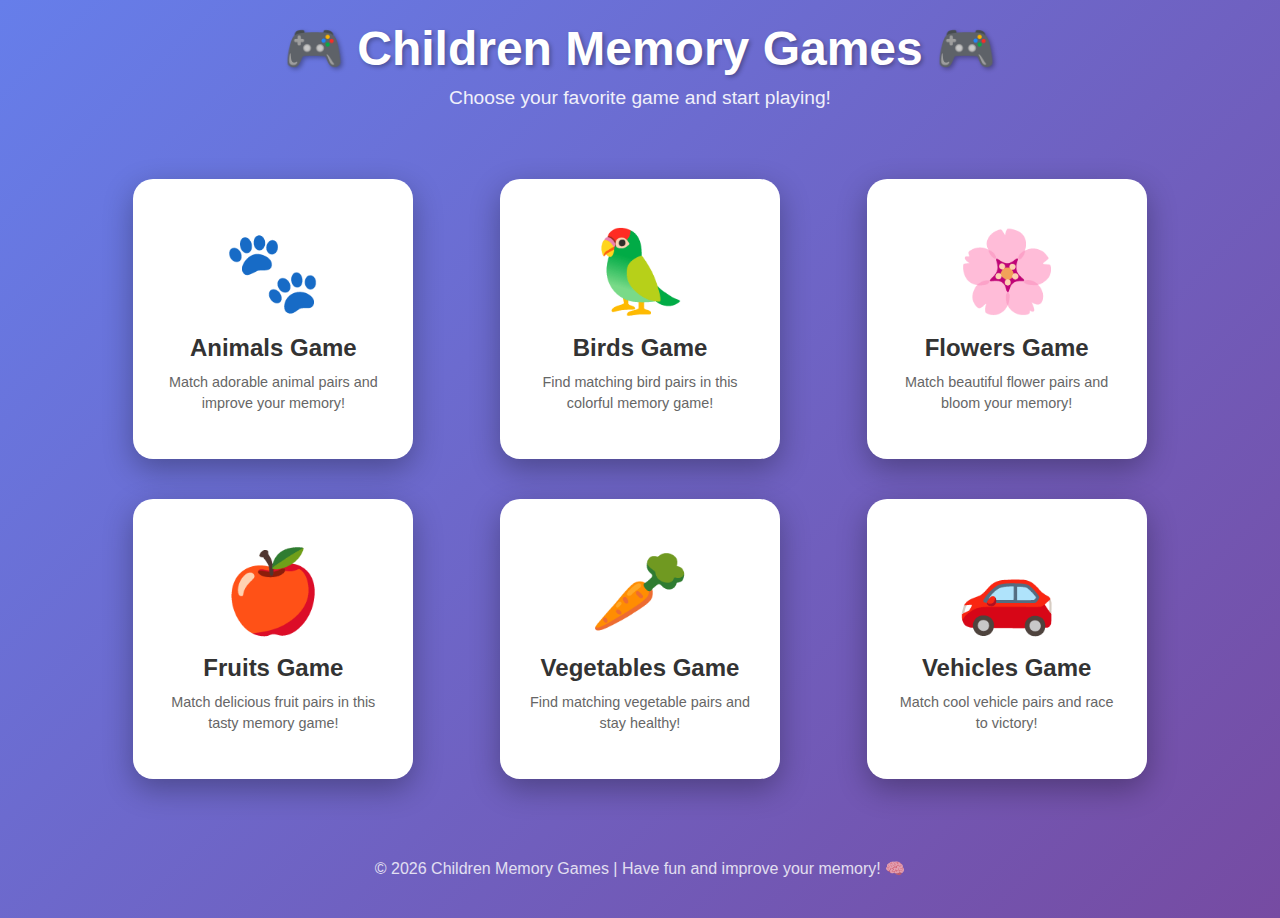
<file: index.html>
<!DOCTYPE html>
<html lang="en">
<head>
    <meta charset="UTF-8">
    <meta name="viewport" content="width=device-width, initial-scale=1.0">
    <title>Children Memory Games - Dashboard</title>
    <style>
        * {
            margin: 0;
            padding: 0;
            box-sizing: border-box;
        }

        body {
            font-family: 'Arial', sans-serif;
            background: linear-gradient(135deg, #667eea 0%, #764ba2 100%);
            min-height: 100vh;
            display: flex;
            flex-direction: column;
            align-items: center;
            justify-content: center;
            padding: 20px;
        }

        .header {
            text-align: center;
            color: white;
            margin-bottom: 50px;
            animation: fadeInDown 1s ease-in;
        }

        .header h1 {
            font-size: 3em;
            text-shadow: 2px 2px 4px rgba(0,0,0,0.3);
            margin-bottom: 10px;
        }

        .header p {
            font-size: 1.2em;
            opacity: 0.9;
        }

        .games-container {
            display: grid;
            grid-template-columns: repeat(3, 1fr);
            grid-template-rows: repeat(2, 1fr);
            gap: 40px;
            max-width: 1100px;
            width: 100%;
            padding: 20px;
            justify-items: center;
            align-items: center;
        }

        .game-card {
            background: white;
            border-radius: 20px;
            padding: 30px;
            text-align: center;
            box-shadow: 0 10px 30px rgba(0,0,0,0.3);
            transition: transform 0.3s ease, box-shadow 0.3s ease;
            cursor: pointer;
            text-decoration: none;
            color: inherit;
            display: flex;
            flex-direction: column;
            align-items: center;
            justify-content: center;
            animation: fadeInUp 0.8s ease-in;
            width: 280px;
            height: 280px;
        }

        .game-card:hover {
            transform: translateY(-10px) scale(1.05);
            box-shadow: 0 15px 40px rgba(0,0,0,0.4);
        }

        .game-icon {
            font-size: 5em;
            margin-bottom: 15px;
            transition: transform 0.3s ease;
        }

        .game-card:hover .game-icon {
            transform: scale(1.2) rotate(10deg);
        }

        .game-title {
            font-size: 1.5em;
            font-weight: bold;
            color: #333;
            margin-bottom: 10px;
        }

        .game-description {
            font-size: 0.9em;
            color: #666;
            line-height: 1.4;
        }

        @keyframes fadeInDown {
            from {
                opacity: 0;
                transform: translateY(-50px);
            }
            to {
                opacity: 1;
                transform: translateY(0);
            }
        }

        @keyframes fadeInUp {
            from {
                opacity: 0;
                transform: translateY(50px);
            }
            to {
                opacity: 1;
                transform: translateY(0);
            }
        }

        /* Tablet View - 2 columns */
        @media (max-width: 1024px) {
            .games-container {
                grid-template-columns: repeat(2, 1fr);
                grid-template-rows: repeat(3, 1fr);
                gap: 30px;
            }

            .game-card {
                width: 250px;
                height: 250px;
            }

            .header h1 {
                font-size: 2.5em;
            }
        }

        /* Mobile View - 1 column */
        @media (max-width: 640px) {
            .games-container {
                grid-template-columns: 1fr;
                grid-template-rows: repeat(6, 1fr);
                gap: 20px;
            }

            .game-card {
                width: 100%;
                max-width: 300px;
                height: 220px;
                padding: 20px;
            }

            .header h1 {
                font-size: 2em;
            }

            .header p {
                font-size: 1em;
            }

            .game-icon {
                font-size: 4em;
            }

            .game-title {
                font-size: 1.3em;
            }

            .game-description {
                font-size: 0.85em;
            }
        }

        .footer {
            margin-top: 40px;
            padding: 20px;
            color: white;
            text-align: center;
            opacity: 0.8;
        }
    </style>
</head>
<body>
    <div class="header">
        <h1>🎮 Children Memory Games 🎮</h1>
        <p>Choose your favorite game and start playing!</p>
    </div>

    <div class="games-container">
        <!-- Row 1 -->
        <!-- Animals Game -->
        <a href="AnimalsGame/index.html" class="game-card">
            <div class="game-icon">🐾</div>
            <div class="game-title">Animals Game</div>
            <div class="game-description">Match adorable animal pairs and improve your memory!</div>
        </a>

        <!-- Birds Game -->
        <a href="BridsGame/index.html" class="game-card">
            <div class="game-icon">🦜</div>
            <div class="game-title">Birds Game</div>
            <div class="game-description">Find matching bird pairs in this colorful memory game!</div>
        </a>

        <!-- Flowers Game -->
        <a href="FlowersGame/index.html" class="game-card">
            <div class="game-icon">🌸</div>
            <div class="game-title">Flowers Game</div>
            <div class="game-description">Match beautiful flower pairs and bloom your memory!</div>
        </a>

        <!-- Row 2 -->
        <!-- Fruits Game -->
        <a href="FruitsGame/index.html" class="game-card">
            <div class="game-icon">🍎</div>
            <div class="game-title">Fruits Game</div>
            <div class="game-description">Match delicious fruit pairs in this tasty memory game!</div>
        </a>

        <!-- Vegetables Game -->
        <a href="VegetablesGame/index.html" class="game-card">
            <div class="game-icon">🥕</div>
            <div class="game-title">Vegetables Game</div>
            <div class="game-description">Find matching vegetable pairs and stay healthy!</div>
        </a>

        <!-- Vehicles Game -->
        <a href="VehiclesGame/index.html" class="game-card">
            <div class="game-icon">🚗</div>
            <div class="game-title">Vehicles Game</div>
            <div class="game-description">Match cool vehicle pairs and race to victory!</div>
        </a>
    </div>

    <div class="footer">
        <p>© 2026 Children Memory Games | Have fun and improve your memory! 🧠</p>
    </div>
</body>
</html>
</file>
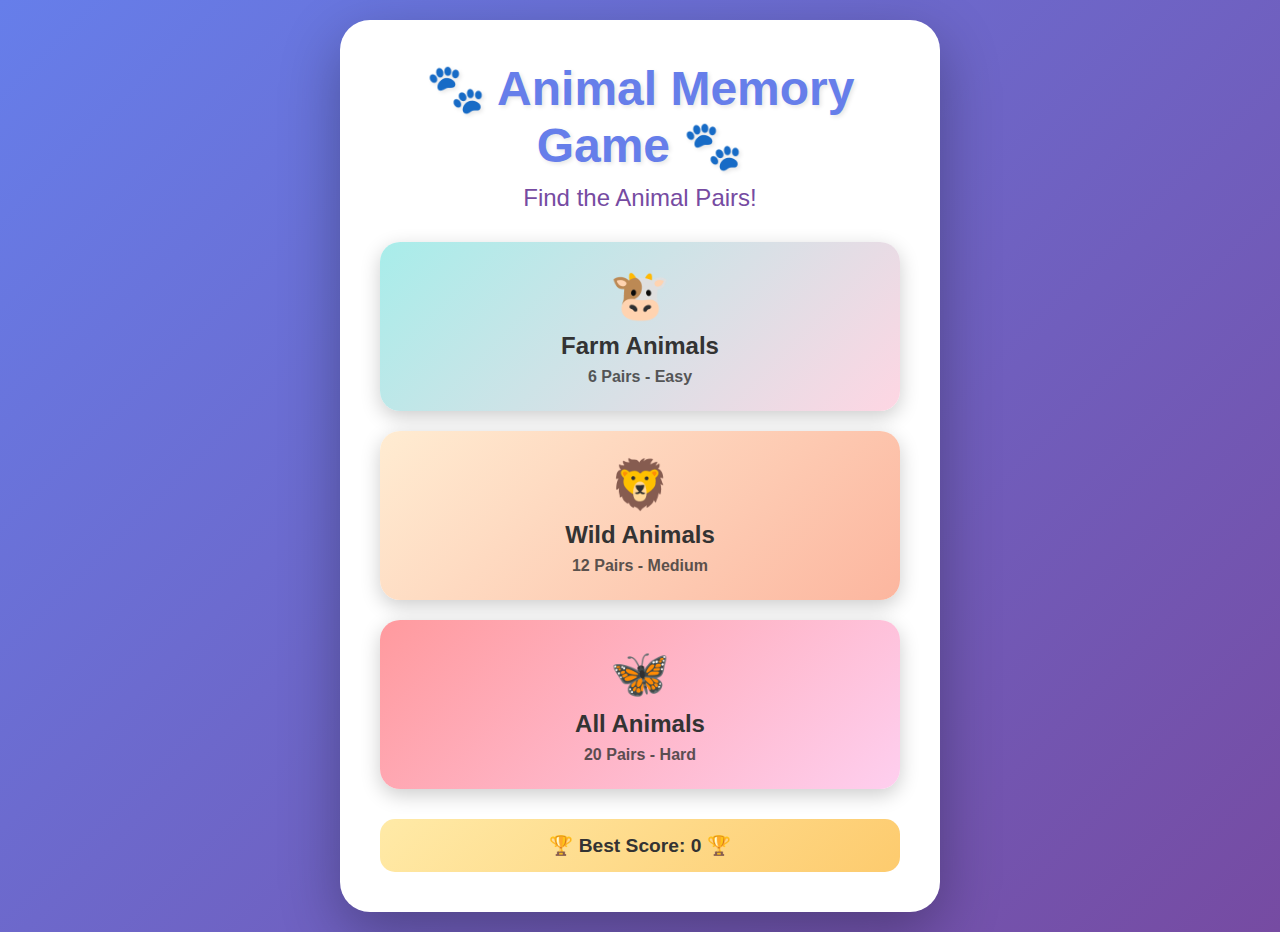
<file: AnimalsGame/index.html>
<!DOCTYPE html>
<html lang="en">
<head>
    <meta charset="UTF-8">
    <meta name="viewport" content="width=device-width, initial-scale=1.0">
    <title>🐾 Animal Memory Game for Kids</title>
    <link rel="stylesheet" href="css/styles.css">
</head>
<body>
    <!-- Level Selection Screen -->
    <div id="levelScreen" class="screen active">
        <div class="level-container">
            <h1 class="game-title">🐾 Animal Memory Game 🐾</h1>
            <p class="subtitle">Find the Animal Pairs!</p>
            
            <div class="level-buttons">
                <button class="level-btn easy" onclick="startGame('easy')">
                    <span class="emoji">🐮</span>
                    <span>Farm Animals</span>
                    <span class="level-info">6 Pairs - Easy</span>
                </button>
                
                <button class="level-btn medium" onclick="startGame('medium')">
                    <span class="emoji">🦁</span>
                    <span>Wild Animals</span>
                    <span class="level-info">12 Pairs - Medium</span>
                </button>
                
                <button class="level-btn hard" onclick="startGame('hard')">
                    <span class="emoji">🦋</span>
                    <span>All Animals</span>
                    <span class="level-info">20 Pairs - Hard</span>
                </button>
            </div>
            
            <!-- Display Best Score -->
            <div class="best-score">
                <p>🏆 Best Score: <span id="bestScore">0</span> 🏆</p>
            </div>
        </div>
    </div>

    <!-- Game Screen -->
    <div id="gameScreen" class="screen">
        <div class="game-container">
            <!-- Top Section: Title and Stats -->
            <header class="game-header">
                <h1 class="game-title-small">🐾 Animal Memory Game</h1>
                <div class="stats">
                    <div class="stat-item">
                        <span class="stat-label">Score:</span>
                        <span id="score" class="stat-value">0</span>
                    </div>
                    <div class="stat-item">
                        <span class="stat-label">Moves:</span>
                        <span id="moves" class="stat-value">0</span>
                    </div>
                    <div class="stars" id="stars">
                        <span class="star">⭐</span>
                        <span class="star">⭐</span>
                        <span class="star">⭐</span>
                    </div>
                </div>
            </header>

            <!-- Middle Section: Game Board -->
            <main class="game-board" id="gameBoard">
                <!-- Animal cards will be generated here by JavaScript -->
            </main>

            <!-- Feedback Message -->
            <div id="feedback" class="feedback"></div>

            <!-- Bottom Section: Controls -->
            <footer class="game-footer">
                <button class="btn-restart" onclick="restartGame()">
                    🔄 Restart
                </button>
                <button class="btn-back" onclick="backToMenu()">
                    🏠 Menu
                </button>
            </footer>
        </div>
    </div>

    <!-- Win Screen -->
    <div id="winScreen" class="screen">
        <div class="win-container">
            <h1 class="win-title">🎉 You Found All Animals! 🎉</h1>
            <p class="win-message">Amazing memory skills!</p>
            
            <div class="win-stats">
                <div class="win-stat">
                    <span class="win-emoji">⭐</span>
                    <span id="finalScore">0</span>
                    <span>Points</span>
                </div>
                <div class="win-stat">
                    <span class="win-emoji">🎯</span>
                    <span id="finalMoves">0</span>
                    <span>Moves</span>
                </div>
            </div>
            
            <div class="win-buttons">
                <button class="btn-play-again" onclick="restartGame()">
                    🐾 Play Again
                </button>
                <button class="btn-menu" onclick="backToMenu()">
                    🏠 Main Menu
                </button>
            </div>
        </div>
        
        <!-- Confetti Container -->
        <div id="confetti"></div>
    </div>

    <!-- JavaScript Files -->
    <script src="js/storage.js"></script>
    <script src="js/audio.js"></script>
    <script src="js/game.js"></script>
</body>
</html>
</file>
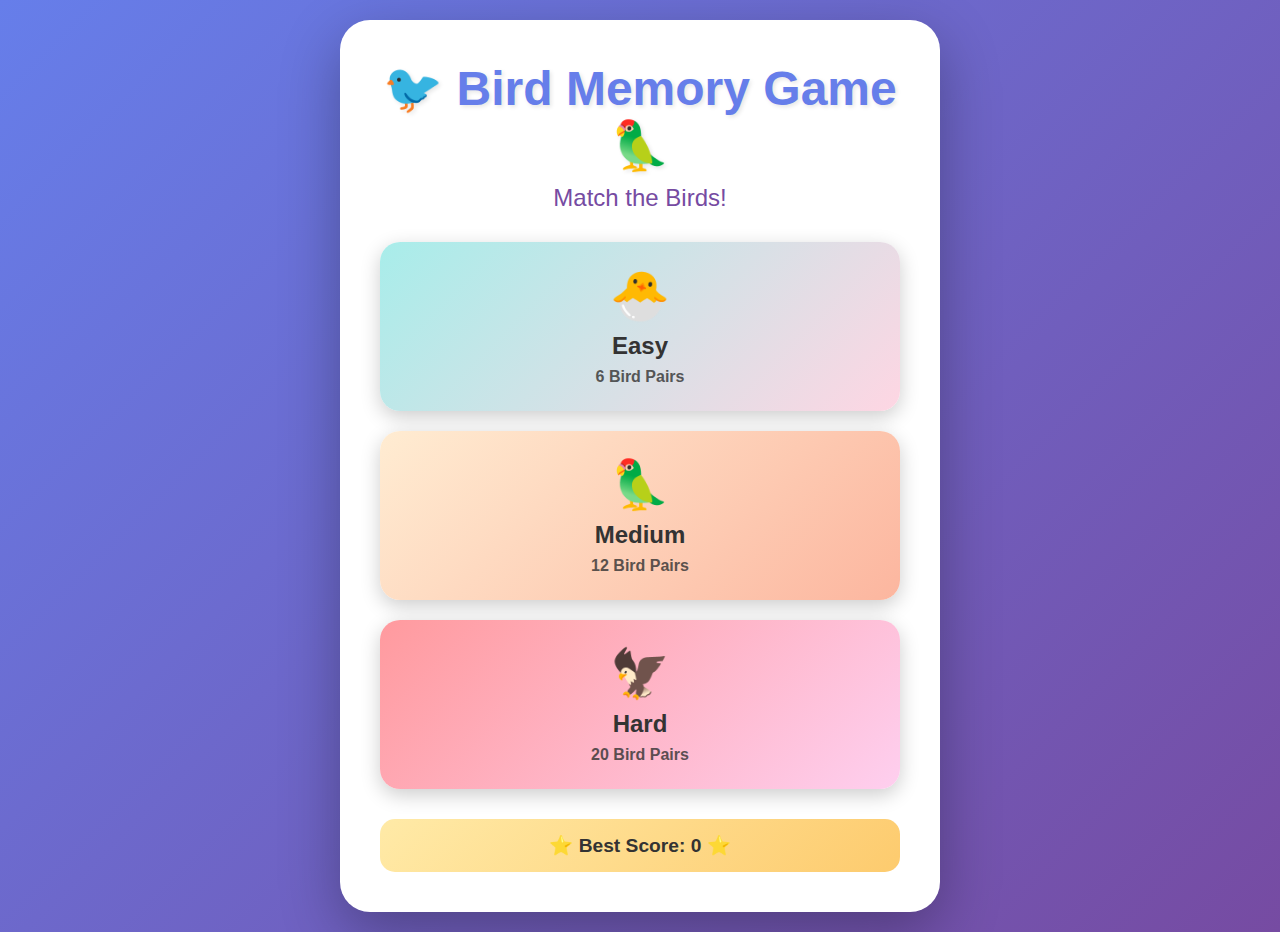
<file: BridsGame/index.html>
<!DOCTYPE html>
<html lang="en">
<head>
    <meta charset="UTF-8">
    <meta name="viewport" content="width=device-width, initial-scale=1.0">
    <title>🐦 Bird Memory Game for Kids</title>
    <link rel="stylesheet" href="css/styles.css">
</head>
<body>
    <!-- Level Selection Screen -->
    <div id="levelScreen" class="screen active">
        <div class="level-container">
            <h1 class="game-title">🐦 Bird Memory Game 🦜</h1>
            <p class="subtitle">Match the Birds!</p>
            
            <div class="level-buttons">
                <button class="level-btn easy" onclick="startGame('easy')">
                    <span class="emoji">🐣</span>
                    <span>Easy</span>
                    <span class="level-info">6 Bird Pairs</span>
                </button>
                
                <button class="level-btn medium" onclick="startGame('medium')">
                    <span class="emoji">🦜</span>
                    <span>Medium</span>
                    <span class="level-info">12 Bird Pairs</span>
                </button>
                
                <button class="level-btn hard" onclick="startGame('hard')">
                    <span class="emoji">🦅</span>
                    <span>Hard</span>
                    <span class="level-info">20 Bird Pairs</span>
                </button>
            </div>
            
            <!-- Display Best Score -->
            <div class="best-score">
                <p>⭐ Best Score: <span id="bestScore">0</span> ⭐</p>
            </div>
        </div>
    </div>

    <!-- Game Screen -->
    <div id="gameScreen" class="screen">
        <div class="game-container">
            <!-- Top Section: Title and Stats -->
            <header class="game-header">
                <h1 class="game-title-small">🐦 Bird Memory Game</h1>
                <div class="stats">
                    <div class="stat-item">
                        <span class="stat-label">Score:</span>
                        <span id="score" class="stat-value">0</span>
                    </div>
                    <div class="stat-item">
                        <span class="stat-label">Moves:</span>
                        <span id="moves" class="stat-value">0</span>
                    </div>
                    <div class="stars" id="stars">
                        <span class="star">⭐</span>
                        <span class="star">⭐</span>
                        <span class="star">⭐</span>
                    </div>
                </div>
            </header>

            <!-- Middle Section: Game Board -->
            <main class="game-board" id="gameBoard">
                <!-- Cards will be generated here by JavaScript -->
            </main>

            <!-- Feedback Message -->
            <div id="feedback" class="feedback"></div>

            <!-- Bottom Section: Controls -->
            <footer class="game-footer">
                <button class="btn-restart" onclick="restartGame()">
                    🔄 Restart
                </button>
                <button class="btn-back" onclick="backToMenu()">
                    🏠 Menu
                </button>
            </footer>
        </div>
    </div>

    <!-- Win Screen -->
    <div id="winScreen" class="screen">
        <div class="win-container">
            <h1 class="win-title">🎉 You're a Bird Expert! 🎉</h1>
            <p class="win-message">You matched all the birds!</p>
            
            <div class="win-stats">
                <div class="win-stat">
                    <span class="win-emoji">⭐</span>
                    <span id="finalScore">0</span>
                    <span>Points</span>
                </div>
                <div class="win-stat">
                    <span class="win-emoji">🎯</span>
                    <span id="finalMoves">0</span>
                    <span>Moves</span>
                </div>
            </div>
            
            <div class="win-buttons">
                <button class="btn-play-again" onclick="restartGame()">
                    🎮 Play Again
                </button>
                <button class="btn-menu" onclick="backToMenu()">
                    🏠 Main Menu
                </button>
            </div>
        </div>
        
        <!-- Confetti Container -->
        <div id="confetti"></div>
    </div>

    <!-- JavaScript Files -->
    <script src="js/storage.js"></script>
    <script src="js/audio.js"></script>
    <script src="js/game.js"></script>
</body>
</html>
</file>
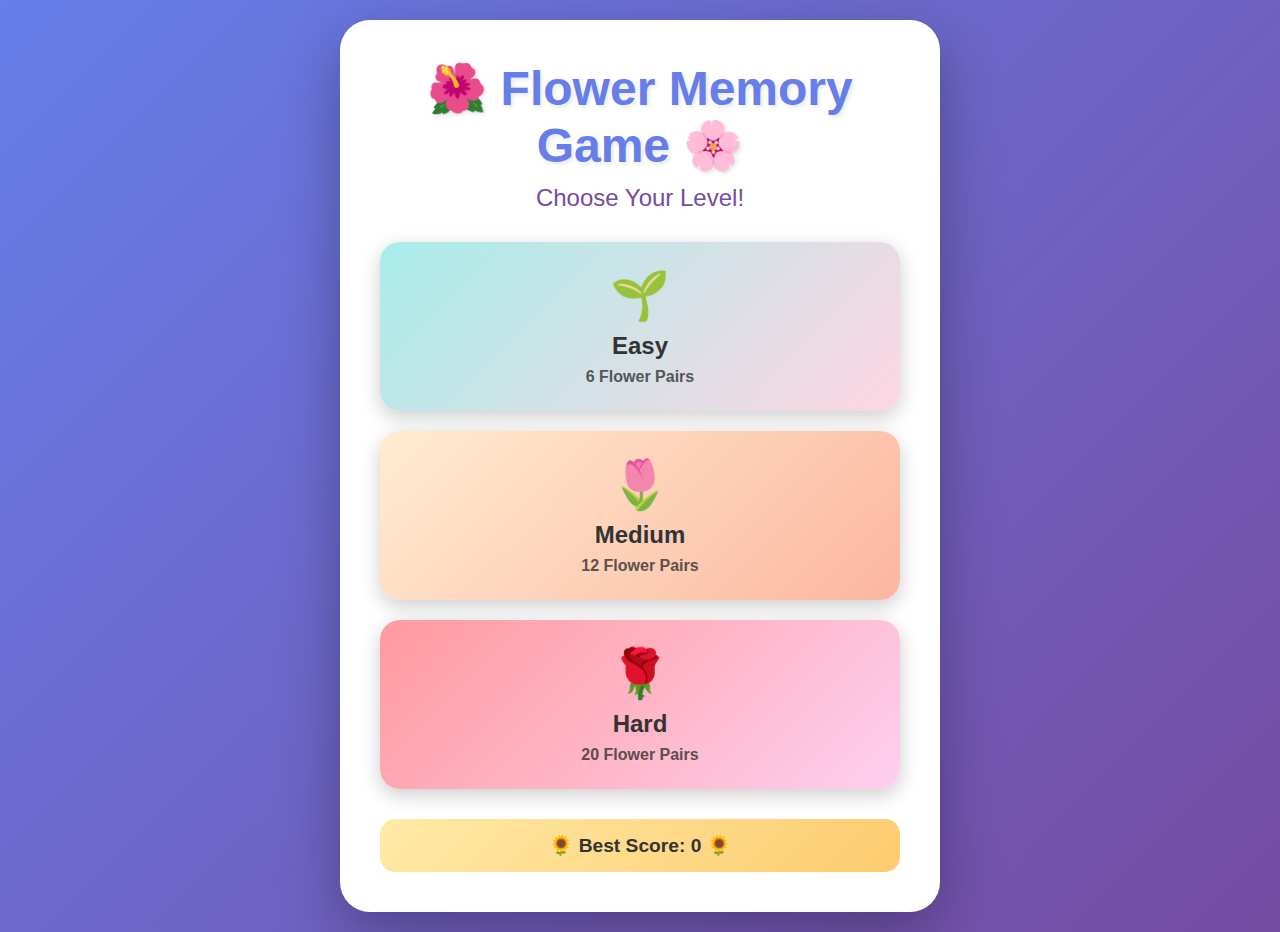
<file: FlowersGame/index.html>
<!DOCTYPE html>
<html lang="en">
<head>
    <meta charset="UTF-8">
    <meta name="viewport" content="width=device-width, initial-scale=1.0">
    <title>🌸 Flower Memory Game for Kids</title>
    <link rel="stylesheet" href="css/styles.css">
</head>
<body>
    <!-- Level Selection Screen -->
    <div id="levelScreen" class="screen active">
        <div class="level-container">
            <h1 class="game-title">🌺 Flower Memory Game 🌸</h1>
            <p class="subtitle">Choose Your Level!</p>
            
            <div class="level-buttons">
                <button class="level-btn easy" onclick="startGame('easy')">
                    <span class="emoji">🌱</span>
                    <span>Easy</span>
                    <span class="level-info">6 Flower Pairs</span>
                </button>
                
                <button class="level-btn medium" onclick="startGame('medium')">
                    <span class="emoji">🌷</span>
                    <span>Medium</span>
                    <span class="level-info">12 Flower Pairs</span>
                </button>
                
                <button class="level-btn hard" onclick="startGame('hard')">
                    <span class="emoji">🌹</span>
                    <span>Hard</span>
                    <span class="level-info">20 Flower Pairs</span>
                </button>
            </div>
            
            <!-- Display Best Score -->
            <div class="best-score">
                <p>🌻 Best Score: <span id="bestScore">0</span> 🌻</p>
            </div>
        </div>
    </div>

    <!-- Game Screen -->
    <div id="gameScreen" class="screen">
        <div class="game-container">
            <!-- Top Section: Title and Stats -->
            <header class="game-header">
                <h1 class="game-title-small">🌸 Flower Memory Game</h1>
                <div class="stats">
                    <div class="stat-item">
                        <span class="stat-label">Score:</span>
                        <span id="score" class="stat-value">0</span>
                    </div>
                    <div class="stat-item">
                        <span class="stat-label">Moves:</span>
                        <span id="moves" class="stat-value">0</span>
                    </div>
                    <div class="stars" id="stars">
                        <span class="star">🌟</span>
                        <span class="star">🌟</span>
                        <span class="star">🌟</span>
                    </div>
                </div>
            </header>

            <!-- Middle Section: Game Board -->
            <main class="game-board" id="gameBoard">
                <!-- Cards will be generated here by JavaScript -->
            </main>

            <!-- Feedback Message -->
            <div id="feedback" class="feedback"></div>

            <!-- Bottom Section: Controls -->
            <footer class="game-footer">
                <button class="btn-restart" onclick="restartGame()">
                    🔄 Restart
                </button>
                <button class="btn-back" onclick="backToMenu()">
                    🏠 Menu
                </button>
            </footer>
        </div>
    </div>

    <!-- Win Screen -->
    <div id="winScreen" class="screen">
        <div class="win-container">
            <h1 class="win-title">🎉 Beautiful Garden! 🎉</h1>
            <p class="win-message">You matched all the flowers!</p>
            
            <div class="win-stats">
                <div class="win-stat">
                    <span class="win-emoji">🌸</span>
                    <span id="finalScore">0</span>
                    <span>Points</span>
                </div>
                <div class="win-stat">
                    <span class="win-emoji">🎯</span>
                    <span id="finalMoves">0</span>
                    <span>Moves</span>
                </div>
            </div>
            
            <div class="win-buttons">
                <button class="btn-play-again" onclick="restartGame()">
                    🌺 Play Again
                </button>
                <button class="btn-menu" onclick="backToMenu()">
                    🏠 Main Menu
                </button>
            </div>
        </div>
        
        <!-- Confetti Container -->
        <div id="confetti"></div>
    </div>

    <!-- JavaScript Files -->
    <script src="js/storage.js"></script>
    <script src="js/audio.js"></script>
    <script src="js/game.js"></script>
</body>
</html>
</file>
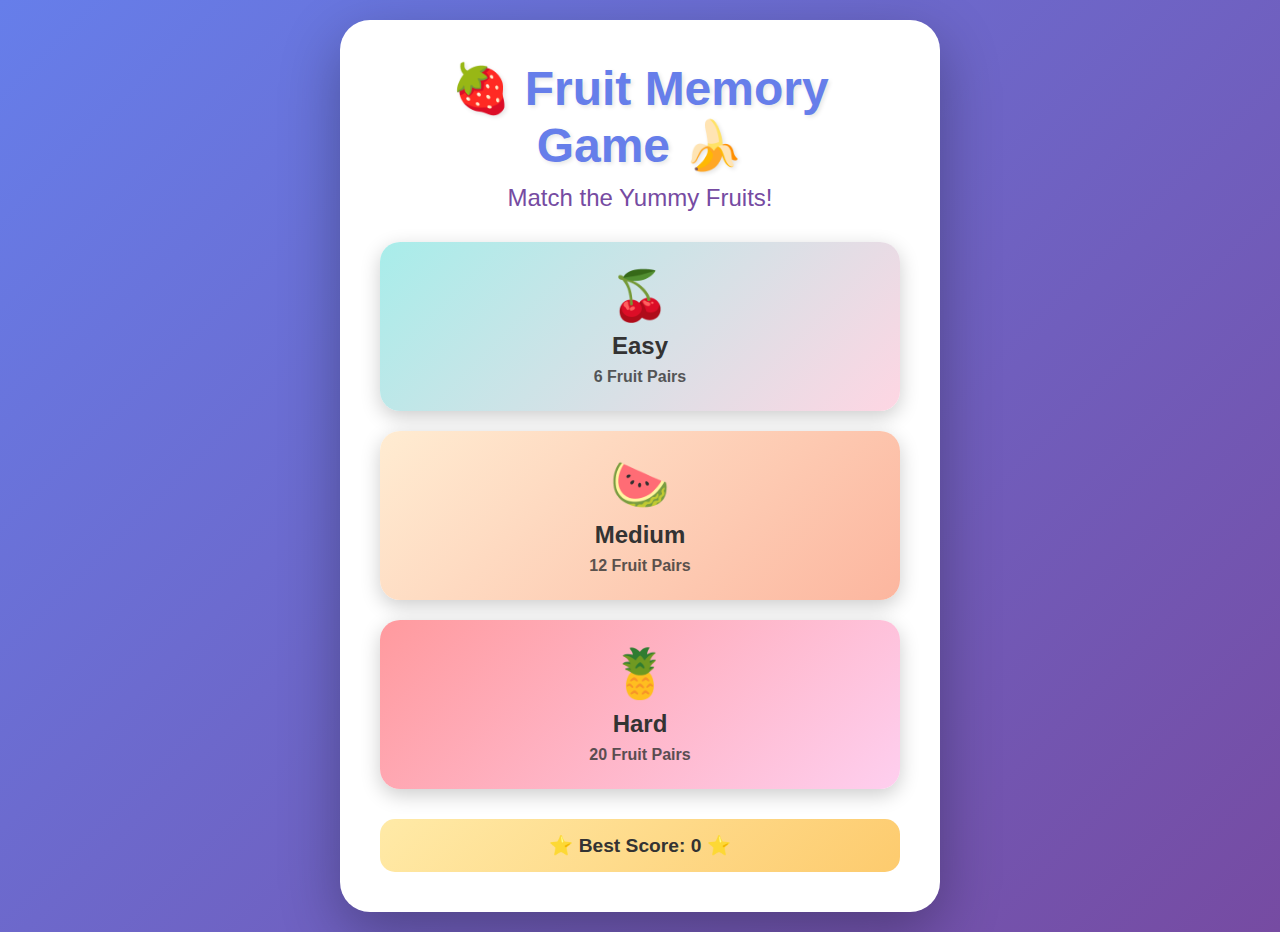
<file: FruitsGame/index.html>
<!DOCTYPE html>
<html lang="en">
<head>
    <meta charset="UTF-8">
    <meta name="viewport" content="width=device-width, initial-scale=1.0">
    <title>🍎 Fruit Memory Game for Kids</title>
    <link rel="stylesheet" href="css/styles.css">
</head>
<body>
    <!-- Level Selection Screen -->
    <div id="levelScreen" class="screen active">
        <div class="level-container">
            <h1 class="game-title">🍓 Fruit Memory Game 🍌</h1>
            <p class="subtitle">Match the Yummy Fruits!</p>
            
            <div class="level-buttons">
                <button class="level-btn easy" onclick="startGame('easy')">
                    <span class="emoji">🍒</span>
                    <span>Easy</span>
                    <span class="level-info">6 Fruit Pairs</span>
                </button>
                
                <button class="level-btn medium" onclick="startGame('medium')">
                    <span class="emoji">🍉</span>
                    <span>Medium</span>
                    <span class="level-info">12 Fruit Pairs</span>
                </button>
                
                <button class="level-btn hard" onclick="startGame('hard')">
                    <span class="emoji">🍍</span>
                    <span>Hard</span>
                    <span class="level-info">20 Fruit Pairs</span>
                </button>
            </div>
            
            <!-- Display Best Score -->
            <div class="best-score">
                <p>⭐ Best Score: <span id="bestScore">0</span> ⭐</p>
            </div>
        </div>
    </div>

    <!-- Game Screen -->
    <div id="gameScreen" class="screen">
        <div class="game-container">
            <!-- Top Section: Title and Stats -->
            <header class="game-header">
                <h1 class="game-title-small">🍎 Fruit Memory Game</h1>
                <div class="stats">
                    <div class="stat-item">
                        <span class="stat-label">Score:</span>
                        <span id="score" class="stat-value">0</span>
                    </div>
                    <div class="stat-item">
                        <span class="stat-label">Moves:</span>
                        <span id="moves" class="stat-value">0</span>
                    </div>
                    <div class="stars" id="stars">
                        <span class="star">⭐</span>
                        <span class="star">⭐</span>
                        <span class="star">⭐</span>
                    </div>
                </div>
            </header>

            <!-- Middle Section: Game Board -->
            <main class="game-board" id="gameBoard">
                <!-- Cards will be generated here by JavaScript -->
            </main>

            <!-- Feedback Message -->
            <div id="feedback" class="feedback"></div>

            <!-- Bottom Section: Controls -->
            <footer class="game-footer">
                <button class="btn-restart" onclick="restartGame()">
                    🔄 Restart
                </button>
                <button class="btn-back" onclick="backToMenu()">
                    🏠 Menu
                </button>
            </footer>
        </div>
    </div>

    <!-- Win Screen -->
    <div id="winScreen" class="screen">
        <div class="win-container">
            <h1 class="win-title">🎉 Amazing! 🎉</h1>
            <p class="win-message">You matched all the fruits!</p>
            
            <div class="win-stats">
                <div class="win-stat">
                    <span class="win-emoji">⭐</span>
                    <span id="finalScore">0</span>
                    <span>Points</span>
                </div>
                <div class="win-stat">
                    <span class="win-emoji">🎯</span>
                    <span id="finalMoves">0</span>
                    <span>Moves</span>
                </div>
            </div>
            
            <div class="win-buttons">
                <button class="btn-play-again" onclick="restartGame()">
                    🍎 Play Again
                </button>
                <button class="btn-menu" onclick="backToMenu()">
                    🏠 Main Menu
                </button>
            </div>
        </div>
        
        <!-- Confetti Container -->
        <div id="confetti"></div>
    </div>

    <!-- Audio Elements (hidden) -->
    <audio id="matchSound" preload="auto"></audio>
    <audio id="wrongSound" preload="auto"></audio>
    <audio id="winSound" preload="auto"></audio>

    <!-- JavaScript Files -->
    <script src="js/storage.js"></script>
    <script src="js/audio.js"></script>
    <script src="js/game.js"></script>
</body>
</html>
</file>
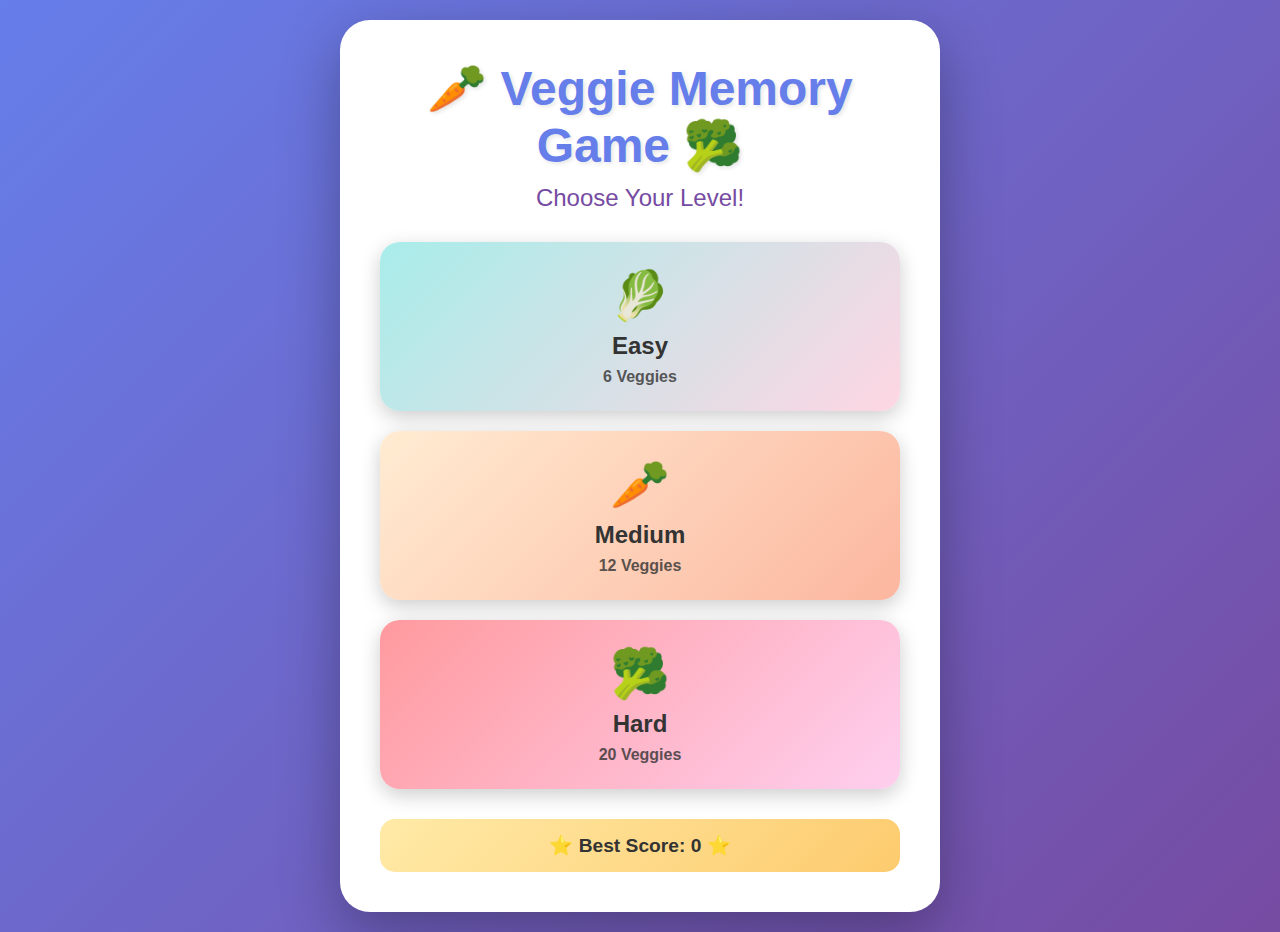
<file: VegetablesGame/index.html>
<!DOCTYPE html>
<html lang="en">
<head>
    <meta charset="UTF-8">
    <meta name="viewport" content="width=device-width, initial-scale=1.0">
    <title>🥕 Vegetable Memory Game for Kids</title>
    <link rel="stylesheet" href="css/styles.css">
</head>
<body>
    <!-- Level Selection Screen -->
    <div id="levelScreen" class="screen active">
        <div class="level-container">
            <h1 class="game-title">🥕 Veggie Memory Game 🥦</h1>
            <p class="subtitle">Choose Your Level!</p>
            
            <div class="level-buttons">
                <button class="level-btn easy" onclick="startGame('easy')">
                    <span class="emoji">🥬</span>
                    <span>Easy</span>
                    <span class="level-info">6 Veggies</span>
                </button>
                
                <button class="level-btn medium" onclick="startGame('medium')">
                    <span class="emoji">🥕</span>
                    <span>Medium</span>
                    <span class="level-info">12 Veggies</span>
                </button>
                
                <button class="level-btn hard" onclick="startGame('hard')">
                    <span class="emoji">🥦</span>
                    <span>Hard</span>
                    <span class="level-info">20 Veggies</span>
                </button>
            </div>
            
            <!-- Display Best Score -->
            <div class="best-score">
                <p>⭐ Best Score: <span id="bestScore">0</span> ⭐</p>
            </div>
        </div>
    </div>

    <!-- Game Screen -->
    <div id="gameScreen" class="screen">
        <div class="game-container">
            <!-- Top Section: Title and Stats -->
            <header class="game-header">
                <h1 class="game-title-small">🥕 Veggie Memory</h1>
                <div class="stats">
                    <div class="stat-item">
                        <span class="stat-label">Score:</span>
                        <span id="score" class="stat-value">0</span>
                    </div>
                    <div class="stat-item">
                        <span class="stat-label">Moves:</span>
                        <span id="moves" class="stat-value">0</span>
                    </div>
                    <div class="stars" id="stars">
                        <span class="star">⭐</span>
                        <span class="star">⭐</span>
                        <span class="star">⭐</span>
                    </div>
                </div>
            </header>

            <!-- Middle Section: Game Board -->
            <main class="game-board" id="gameBoard">
                <!-- Cards will be generated here by JavaScript -->
            </main>

            <!-- Feedback Message -->
            <div id="feedback" class="feedback"></div>

            <!-- Bottom Section: Controls -->
            <footer class="game-footer">
                <button class="btn-restart" onclick="restartGame()">
                    🔄 Restart
                </button>
                <button class="btn-back" onclick="backToMenu()">
                    🏠 Menu
                </button>
            </footer>
        </div>
    </div>

    <!-- Win Screen -->
    <div id="winScreen" class="screen">
        <div class="win-container">
            <h1 class="win-title">🎉 Awesome! 🎉</h1>
            <p class="win-message">You matched all the veggies!</p>
            
            <div class="win-stats">
                <div class="win-stat">
                    <span class="win-emoji">⭐</span>
                    <span id="finalScore">0</span>
                    <span>Points</span>
                </div>
                <div class="win-stat">
                    <span class="win-emoji">🎯</span>
                    <span id="finalMoves">0</span>
                    <span>Moves</span>
                </div>
            </div>
            
            <div class="win-buttons">
                <button class="btn-play-again" onclick="restartGame()">
                    🎮 Play Again
                </button>
                <button class="btn-menu" onclick="backToMenu()">
                    🏠 Main Menu
                </button>
            </div>
        </div>
        
        <!-- Confetti Container -->
        <div id="confetti"></div>
    </div>

    <!-- JavaScript Files -->
    <script src="js/storage.js"></script>
    <script src="js/audio.js"></script>
    <script src="js/game.js"></script>
</body>
</html>
</file>
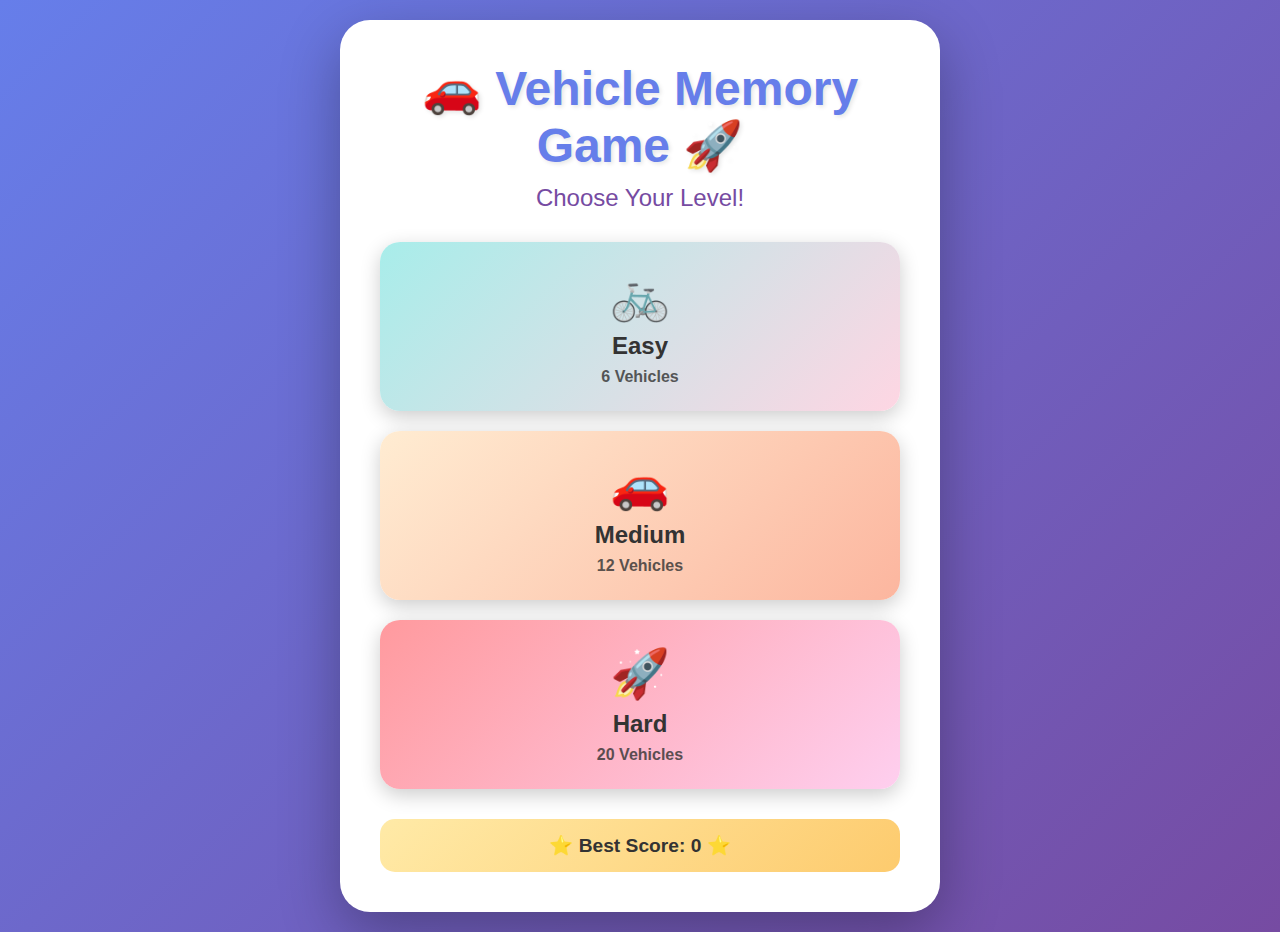
<file: VehiclesGame/index.html>
<!DOCTYPE html>
<html lang="en">
<head>
    <meta charset="UTF-8">
    <meta name="viewport" content="width=device-width, initial-scale=1.0">
    <title>🚗 Vehicle Memory Game for Kids</title>
    <link rel="stylesheet" href="css/styles.css">
</head>
<body>
    <!-- Level Selection Screen -->
    <div id="levelScreen" class="screen active">
        <div class="level-container">
            <h1 class="game-title">🚗 Vehicle Memory Game 🚀</h1>
            <p class="subtitle">Choose Your Level!</p>
            
            <div class="level-buttons">
                <button class="level-btn easy" onclick="startGame('easy')">
                    <span class="emoji">🚲</span>
                    <span>Easy</span>
                    <span class="level-info">6 Vehicles</span>
                </button>
                
                <button class="level-btn medium" onclick="startGame('medium')">
                    <span class="emoji">🚗</span>
                    <span>Medium</span>
                    <span class="level-info">12 Vehicles</span>
                </button>
                
                <button class="level-btn hard" onclick="startGame('hard')">
                    <span class="emoji">🚀</span>
                    <span>Hard</span>
                    <span class="level-info">20 Vehicles</span>
                </button>
            </div>
            
            <!-- Display Best Score -->
            <div class="best-score">
                <p>⭐ Best Score: <span id="bestScore">0</span> ⭐</p>
            </div>
        </div>
    </div>

    <!-- Game Screen -->
    <div id="gameScreen" class="screen">
        <div class="game-container">
            <!-- Top Section: Title and Stats -->
            <header class="game-header">
                <h1 class="game-title-small">🚗 Vehicle Memory Game</h1>
                <div class="stats">
                    <div class="stat-item">
                        <span class="stat-label">Score:</span>
                        <span id="score" class="stat-value">0</span>
                    </div>
                    <div class="stat-item">
                        <span class="stat-label">Moves:</span>
                        <span id="moves" class="stat-value">0</span>
                    </div>
                    <div class="stars" id="stars">
                        <span class="star">⭐</span>
                        <span class="star">⭐</span>
                        <span class="star">⭐</span>
                    </div>
                </div>
            </header>

            <!-- Middle Section: Game Board -->
            <main class="game-board" id="gameBoard">
                <!-- Cards will be generated here by JavaScript -->
            </main>

            <!-- Feedback Message -->
            <div id="feedback" class="feedback"></div>

            <!-- Bottom Section: Controls -->
            <footer class="game-footer">
                <button class="btn-restart" onclick="restartGame()">
                    🔄 Restart
                </button>
                <button class="btn-back" onclick="backToMenu()">
                    🏠 Menu
                </button>
            </footer>
        </div>
    </div>

    <!-- Win Screen -->
    <div id="winScreen" class="screen">
        <div class="win-container">
            <h1 class="win-title">🎉 Awesome Driver! 🎉</h1>
            <p class="win-message">You matched all the vehicles!</p>
            
            <div class="win-stats">
                <div class="win-stat">
                    <span class="win-emoji">⭐</span>
                    <span id="finalScore">0</span>
                    <span>Points</span>
                </div>
                <div class="win-stat">
                    <span class="win-emoji">🎯</span>
                    <span id="finalMoves">0</span>
                    <span>Moves</span>
                </div>
            </div>
            
            <div class="win-buttons">
                <button class="btn-play-again" onclick="restartGame()">
                    🚗 Play Again
                </button>
                <button class="btn-menu" onclick="backToMenu()">
                    🏠 Main Menu
                </button>
            </div>
        </div>
        
        <!-- Confetti Container -->
        <div id="confetti"></div>
    </div>

    <!-- JavaScript Files -->
    <script src="js/storage.js"></script>
    <script src="js/audio.js"></script>
    <script src="js/game.js"></script>
</body>
</html>
</file>
<file: AnimalsGame/css/styles.css>
/* ================================
   RESET & BASE STYLES
   ================================ */
* {
    margin: 0;
    padding: 0;
    box-sizing: border-box;
}

body {
    font-family: 'Comic Sans MS', 'Arial Rounded MT Bold', cursive, sans-serif;
    background: linear-gradient(135deg, #667eea 0%, #764ba2 100%);
    min-height: 100vh;
    display: flex;
    justify-content: center;
    align-items: center;
    overflow-x: hidden;
}

/* ================================
   SCREEN MANAGEMENT
   ================================ */
.screen {
    display: none;
    width: 100%;
    min-height: 100vh;
    padding: 20px;
}

.screen.active {
    display: flex;
    justify-content: center;
    align-items: center;
}

/* ================================
   LEVEL SELECTION SCREEN
   ================================ */
.level-container {
    background: white;
    border-radius: 30px;
    padding: 40px;
    box-shadow: 0 20px 60px rgba(0, 0, 0, 0.3);
    text-align: center;
    max-width: 600px;
    width: 100%;
    animation: slideIn 0.5s ease-out;
}

.game-title {
    font-size: 3rem;
    color: #667eea;
    margin-bottom: 10px;
    text-shadow: 2px 2px 4px rgba(0, 0, 0, 0.1);
}

.subtitle {
    font-size: 1.5rem;
    color: #764ba2;
    margin-bottom: 30px;
}

.level-buttons {
    display: flex;
    flex-direction: column;
    gap: 20px;
    margin-bottom: 30px;
}

.level-btn {
    background: linear-gradient(135deg, #f093fb 0%, #f5576c 100%);
    border: none;
    border-radius: 20px;
    padding: 25px;
    font-size: 1.5rem;
    font-weight: bold;
    color: white;
    cursor: pointer;
    transition: all 0.3s ease;
    display: flex;
    flex-direction: column;
    align-items: center;
    gap: 8px;
    box-shadow: 0 6px 20px rgba(0, 0, 0, 0.2);
}

.level-btn:hover {
    transform: translateY(-5px) scale(1.02);
    box-shadow: 0 10px 30px rgba(0, 0, 0, 0.3);
}

.level-btn:active {
    transform: translateY(-2px) scale(0.98);
}

.level-btn.easy {
    background: linear-gradient(135deg, #a8edea 0%, #fed6e3 100%);
    color: #333;
}

.level-btn.medium {
    background: linear-gradient(135deg, #ffecd2 0%, #fcb69f 100%);
    color: #333;
}

.level-btn.hard {
    background: linear-gradient(135deg, #ff9a9e 0%, #fecfef 100%);
    color: #333;
}

.level-btn .emoji {
    font-size: 3rem;
}

.level-info {
    font-size: 1rem;
    opacity: 0.8;
}

.best-score {
    background: linear-gradient(135deg, #ffeaa7 0%, #fdcb6e 100%);
    padding: 15px;
    border-radius: 15px;
    font-size: 1.2rem;
    font-weight: bold;
    color: #333;
}

/* ================================
   GAME SCREEN
   ================================ */
.game-container {
    background: white;
    border-radius: 30px;
    padding: 30px;
    box-shadow: 0 20px 60px rgba(0, 0, 0, 0.3);
    max-width: 900px;
    width: 100%;
    animation: slideIn 0.5s ease-out;
}

.game-header {
    text-align: center;
    margin-bottom: 30px;
}

.game-title-small {
    font-size: 2rem;
    color: #667eea;
    margin-bottom: 20px;
}

.stats {
    display: flex;
    justify-content: space-around;
    align-items: center;
    background: linear-gradient(135deg, #ffeaa7 0%, #fdcb6e 100%);
    padding: 15px;
    border-radius: 20px;
    flex-wrap: wrap;
    gap: 15px;
}

.stat-item {
    display: flex;
    flex-direction: column;
    align-items: center;
}

.stat-label {
    font-size: 0.9rem;
    color: #333;
    font-weight: bold;
}

.stat-value {
    font-size: 2rem;
    color: #e17055;
    font-weight: bold;
}

.stars {
    display: flex;
    gap: 5px;
    font-size: 1.5rem;
}

.star {
    transition: all 0.3s ease;
}

.star.earned {
    animation: starPop 0.5s ease;
}

.star.lost {
    opacity: 0.3;
    filter: grayscale(100%);
}

/* ================================
   GAME BOARD & CARDS
   ================================ */
.game-board {
    display: grid;
    gap: 15px;
    margin: 30px 0;
    justify-content: center;
}

/* Grid layouts for different difficulty levels */
.game-board.easy {
    grid-template-columns: repeat(3, 120px);
}

.game-board.medium {
    grid-template-columns: repeat(4, 110px);
}

.game-board.hard {
    grid-template-columns: repeat(5, 100px);
}

/* Card Styling */
.card {
    width: 100%;
    aspect-ratio: 1;
    background: linear-gradient(135deg, #667eea 0%, #764ba2 100%);
    border-radius: 15px;
    display: flex;
    justify-content: center;
    align-items: center;
    font-size: 3rem;
    cursor: pointer;
    position: relative;
    transform-style: preserve-3d;
    transition: transform 0.6s;
    box-shadow: 0 4px 15px rgba(0, 0, 0, 0.2);
}

.card:hover {
    transform: scale(1.05);
}

.card.flipped {
    transform: rotateY(180deg);
}

.card.matched {
    background: linear-gradient(135deg, #a8edea 0%, #fed6e3 100%);
    animation: matchBounce 0.6s ease;
    pointer-events: none;
}

.card-front,
.card-back {
    position: absolute;
    width: 100%;
    height: 100%;
    backface-visibility: hidden;
    display: flex;
    justify-content: center;
    align-items: center;
    border-radius: 15px;
}

.card-back {
    background: linear-gradient(135deg, #667eea 0%, #764ba2 100%);
    font-size: 2rem;
}

.card-front {
    background: white;
    transform: rotateY(180deg);
}

/* ================================
   FEEDBACK MESSAGES
   ================================ */
.feedback {
    text-align: center;
    font-size: 2rem;
    font-weight: bold;
    min-height: 50px;
    display: flex;
    justify-content: center;
    align-items: center;
    margin: 20px 0;
}

.feedback.show {
    animation: feedbackPop 0.6s ease;
}

.feedback.positive {
    color: #00b894;
}

.feedback.negative {
    color: #ff7675;
}

/* ================================
   GAME FOOTER / CONTROLS
   ================================ */
.game-footer {
    display: flex;
    gap: 15px;
    justify-content: center;
    flex-wrap: wrap;
}

.btn-restart,
.btn-back {
    background: linear-gradient(135deg, #f093fb 0%, #f5576c 100%);
    border: none;
    border-radius: 15px;
    padding: 15px 30px;
    font-size: 1.2rem;
    font-weight: bold;
    color: white;
    cursor: pointer;
    transition: all 0.3s ease;
    box-shadow: 0 4px 15px rgba(0, 0, 0, 0.2);
}

.btn-back {
    background: linear-gradient(135deg, #a8edea 0%, #fed6e3 100%);
    color: #333;
}

.btn-restart:hover,
.btn-back:hover {
    transform: translateY(-3px);
    box-shadow: 0 6px 20px rgba(0, 0, 0, 0.3);
}

.btn-restart:active,
.btn-back:active {
    transform: translateY(-1px);
}

/* ================================
   WIN SCREEN
   ================================ */
.win-container {
    background: white;
    border-radius: 30px;
    padding: 50px;
    box-shadow: 0 20px 60px rgba(0, 0, 0, 0.3);
    text-align: center;
    max-width: 600px;
    width: 100%;
    z-index: 10;
    position: relative;
    animation: slideIn 0.8s ease-out;
}

.win-title {
    font-size: 3.5rem;
    color: #00b894;
    margin-bottom: 20px;
    animation: winTitleBounce 1s ease infinite;
}

.win-message {
    font-size: 1.5rem;
    color: #667eea;
    margin-bottom: 30px;
}

.win-stats {
    display: flex;
    justify-content: space-around;
    margin: 30px 0;
    gap: 20px;
}

.win-stat {
    display: flex;
    flex-direction: column;
    align-items: center;
    background: linear-gradient(135deg, #ffeaa7 0%, #fdcb6e 100%);
    padding: 20px;
    border-radius: 20px;
    font-size: 2rem;
    font-weight: bold;
    color: #333;
    flex: 1;
}

.win-emoji {
    font-size: 3rem;
    margin-bottom: 10px;
}

.win-stat span:last-child {
    font-size: 1rem;
    opacity: 0.8;
}

.win-buttons {
    display: flex;
    flex-direction: column;
    gap: 15px;
}

.btn-play-again,
.btn-menu {
    background: linear-gradient(135deg, #00b894 0%, #00cec9 100%);
    border: none;
    border-radius: 20px;
    padding: 20px;
    font-size: 1.3rem;
    font-weight: bold;
    color: white;
    cursor: pointer;
    transition: all 0.3s ease;
    box-shadow: 0 6px 20px rgba(0, 0, 0, 0.2);
}

.btn-menu {
    background: linear-gradient(135deg, #a8edea 0%, #fed6e3 100%);
    color: #333;
}

.btn-play-again:hover,
.btn-menu:hover {
    transform: translateY(-5px);
    box-shadow: 0 10px 30px rgba(0, 0, 0, 0.3);
}

/* ================================
   CONFETTI ANIMATION
   ================================ */
#confetti {
    position: fixed;
    top: 0;
    left: 0;
    width: 100%;
    height: 100%;
    pointer-events: none;
    z-index: 5;
}

.confetti-piece {
    position: absolute;
    width: 10px;
    height: 10px;
    background: #f093fb;
    top: -10px;
    opacity: 0;
    animation: confettiFall 3s ease-out forwards;
}

/* ================================
   ANIMATIONS
   ================================ */
@keyframes slideIn {
    from {
        opacity: 0;
        transform: translateY(-50px);
    }
    to {
        opacity: 1;
        transform: translateY(0);
    }
}

@keyframes matchBounce {
    0%, 100% {
        transform: scale(1);
    }
    50% {
        transform: scale(1.15) rotate(5deg);
    }
}

@keyframes starPop {
    0% {
        transform: scale(1);
    }
    50% {
        transform: scale(1.5) rotate(20deg);
    }
    100% {
        transform: scale(1) rotate(0deg);
    }
}

@keyframes feedbackPop {
    0% {
        transform: scale(0);
        opacity: 0;
    }
    50% {
        transform: scale(1.2);
        opacity: 1;
    }
    100% {
        transform: scale(1);
        opacity: 1;
    }
}

@keyframes winTitleBounce {
    0%, 100% {
        transform: translateY(0);
    }
    50% {
        transform: translateY(-10px);
    }
}

@keyframes confettiFall {
    to {
        top: 100vh;
        opacity: 1;
        transform: translateX(var(--x)) rotate(var(--rotate));
    }
}

/* ================================
   RESPONSIVE DESIGN
   ================================ */
@media (max-width: 768px) {
    .game-title {
        font-size: 2rem;
    }
    
    .level-btn {
        font-size: 1.2rem;
        padding: 20px;
    }
    
    .game-board.easy {
        grid-template-columns: repeat(3, 100px);
    }
    
    .game-board.medium {
        grid-template-columns: repeat(4, 80px);
    }
    
    .game-board.hard {
        grid-template-columns: repeat(5, 70px);
    }
    
    .card {
        font-size: 2rem;
    }
    
    .stat-value {
        font-size: 1.5rem;
    }
    
    .win-title {
        font-size: 2.5rem;
    }
}

@media (max-width: 480px) {
    .game-board.easy {
        grid-template-columns: repeat(3, 90px);
    }
    
    .game-board.medium {
        grid-template-columns: repeat(4, 70px);
    }
    
    .game-board.hard {
        grid-template-columns: repeat(5, 55px);
    }
    
    .level-container,
    .game-container,
    .win-container {
        padding: 20px;
    }
}
</file>
<file: BridsGame/css/styles.css>
/* ================================
   RESET & BASE STYLES
   ================================ */
* {
    margin: 0;
    padding: 0;
    box-sizing: border-box;
}

body {
    font-family: 'Comic Sans MS', 'Arial Rounded MT Bold', cursive, sans-serif;
    background: linear-gradient(135deg, #667eea 0%, #764ba2 100%);
    min-height: 100vh;
    display: flex;
    justify-content: center;
    align-items: center;
    overflow-x: hidden;
}

/* ================================
   SCREEN MANAGEMENT
   ================================ */
.screen {
    display: none;
    width: 100%;
    min-height: 100vh;
    padding: 20px;
}

.screen.active {
    display: flex;
    justify-content: center;
    align-items: center;
}

/* ================================
   LEVEL SELECTION SCREEN
   ================================ */
.level-container {
    background: white;
    border-radius: 30px;
    padding: 40px;
    box-shadow: 0 20px 60px rgba(0, 0, 0, 0.3);
    text-align: center;
    max-width: 600px;
    width: 100%;
    animation: slideIn 0.5s ease-out;
}

.game-title {
    font-size: 3rem;
    color: #667eea;
    margin-bottom: 10px;
    text-shadow: 2px 2px 4px rgba(0, 0, 0, 0.1);
}

.subtitle {
    font-size: 1.5rem;
    color: #764ba2;
    margin-bottom: 30px;
}

.level-buttons {
    display: flex;
    flex-direction: column;
    gap: 20px;
    margin-bottom: 30px;
}

.level-btn {
    background: linear-gradient(135deg, #f093fb 0%, #f5576c 100%);
    border: none;
    border-radius: 20px;
    padding: 25px;
    font-size: 1.5rem;
    font-weight: bold;
    color: white;
    cursor: pointer;
    transition: all 0.3s ease;
    display: flex;
    flex-direction: column;
    align-items: center;
    gap: 8px;
    box-shadow: 0 6px 20px rgba(0, 0, 0, 0.2);
}

.level-btn:hover {
    transform: translateY(-5px) scale(1.02);
    box-shadow: 0 10px 30px rgba(0, 0, 0, 0.3);
}

.level-btn:active {
    transform: translateY(-2px) scale(0.98);
}

.level-btn.easy {
    background: linear-gradient(135deg, #a8edea 0%, #fed6e3 100%);
    color: #333;
}

.level-btn.medium {
    background: linear-gradient(135deg, #ffecd2 0%, #fcb69f 100%);
    color: #333;
}

.level-btn.hard {
    background: linear-gradient(135deg, #ff9a9e 0%, #fecfef 100%);
    color: #333;
}

.level-btn .emoji {
    font-size: 3rem;
}

.level-info {
    font-size: 1rem;
    opacity: 0.8;
}

.best-score {
    background: linear-gradient(135deg, #ffeaa7 0%, #fdcb6e 100%);
    padding: 15px;
    border-radius: 15px;
    font-size: 1.2rem;
    font-weight: bold;
    color: #333;
}

/* ================================
   GAME SCREEN
   ================================ */
.game-container {
    background: white;
    border-radius: 30px;
    padding: 30px;
    box-shadow: 0 20px 60px rgba(0, 0, 0, 0.3);
    max-width: 900px;
    width: 100%;
    animation: slideIn 0.5s ease-out;
}

.game-header {
    text-align: center;
    margin-bottom: 30px;
}

.game-title-small {
    font-size: 2rem;
    color: #667eea;
    margin-bottom: 20px;
}

.stats {
    display: flex;
    justify-content: space-around;
    align-items: center;
    background: linear-gradient(135deg, #ffeaa7 0%, #fdcb6e 100%);
    padding: 15px;
    border-radius: 20px;
    flex-wrap: wrap;
    gap: 15px;
}

.stat-item {
    display: flex;
    flex-direction: column;
    align-items: center;
}

.stat-label {
    font-size: 0.9rem;
    color: #333;
    font-weight: bold;
}

.stat-value {
    font-size: 2rem;
    color: #e17055;
    font-weight: bold;
}

.stars {
    display: flex;
    gap: 5px;
    font-size: 1.5rem;
}

.star {
    transition: all 0.3s ease;
}

.star.earned {
    animation: starPop 0.5s ease;
}

.star.lost {
    opacity: 0.3;
    filter: grayscale(100%);
}

/* ================================
   GAME BOARD & CARDS
   ================================ */
.game-board {
    display: grid;
    gap: 15px;
    margin: 30px 0;
    justify-content: center;
}

/* Grid layouts for different difficulty levels */
.game-board.easy {
    grid-template-columns: repeat(3, 120px);
}

.game-board.medium {
    grid-template-columns: repeat(4, 110px);
}

.game-board.hard {
    grid-template-columns: repeat(5, 100px);
}

/* Card Styling */
.card {
    width: 100%;
    aspect-ratio: 1;
    background: linear-gradient(135deg, #667eea 0%, #764ba2 100%);
    border-radius: 15px;
    display: flex;
    justify-content: center;
    align-items: center;
    font-size: 3rem;
    cursor: pointer;
    position: relative;
    transform-style: preserve-3d;
    transition: transform 0.6s;
    box-shadow: 0 4px 15px rgba(0, 0, 0, 0.2);
}

.card:hover {
    transform: scale(1.05);
}

.card.flipped {
    transform: rotateY(180deg);
}

.card.matched {
    background: linear-gradient(135deg, #a8edea 0%, #fed6e3 100%);
    animation: matchBounce 0.6s ease;
    pointer-events: none;
}

.card-front,
.card-back {
    position: absolute;
    width: 100%;
    height: 100%;
    backface-visibility: hidden;
    display: flex;
    justify-content: center;
    align-items: center;
    border-radius: 15px;
}

.card-back {
    background: linear-gradient(135deg, #667eea 0%, #764ba2 100%);
    font-size: 2rem;
}

.card-front {
    background: white;
    transform: rotateY(180deg);
}

/* ================================
   FEEDBACK MESSAGES
   ================================ */
.feedback {
    text-align: center;
    font-size: 2rem;
    font-weight: bold;
    min-height: 50px;
    display: flex;
    justify-content: center;
    align-items: center;
    margin: 20px 0;
}

.feedback.show {
    animation: feedbackPop 0.6s ease;
}

.feedback.positive {
    color: #00b894;
}

.feedback.negative {
    color: #ff7675;
}

/* ================================
   GAME FOOTER / CONTROLS
   ================================ */
.game-footer {
    display: flex;
    gap: 15px;
    justify-content: center;
    flex-wrap: wrap;
}

.btn-restart,
.btn-back {
    background: linear-gradient(135deg, #f093fb 0%, #f5576c 100%);
    border: none;
    border-radius: 15px;
    padding: 15px 30px;
    font-size: 1.2rem;
    font-weight: bold;
    color: white;
    cursor: pointer;
    transition: all 0.3s ease;
    box-shadow: 0 4px 15px rgba(0, 0, 0, 0.2);
}

.btn-back {
    background: linear-gradient(135deg, #a8edea 0%, #fed6e3 100%);
    color: #333;
}

.btn-restart:hover,
.btn-back:hover {
    transform: translateY(-3px);
    box-shadow: 0 6px 20px rgba(0, 0, 0, 0.3);
}

.btn-restart:active,
.btn-back:active {
    transform: translateY(-1px);
}

/* ================================
   WIN SCREEN
   ================================ */
.win-container {
    background: white;
    border-radius: 30px;
    padding: 50px;
    box-shadow: 0 20px 60px rgba(0, 0, 0, 0.3);
    text-align: center;
    max-width: 600px;
    width: 100%;
    z-index: 10;
    position: relative;
    animation: slideIn 0.8s ease-out;
}

.win-title {
    font-size: 3.5rem;
    color: #00b894;
    margin-bottom: 20px;
    animation: winTitleBounce 1s ease infinite;
}

.win-message {
    font-size: 1.5rem;
    color: #667eea;
    margin-bottom: 30px;
}

.win-stats {
    display: flex;
    justify-content: space-around;
    margin: 30px 0;
    gap: 20px;
}

.win-stat {
    display: flex;
    flex-direction: column;
    align-items: center;
    background: linear-gradient(135deg, #ffeaa7 0%, #fdcb6e 100%);
    padding: 20px;
    border-radius: 20px;
    font-size: 2rem;
    font-weight: bold;
    color: #333;
    flex: 1;
}

.win-emoji {
    font-size: 3rem;
    margin-bottom: 10px;
}

.win-stat span:last-child {
    font-size: 1rem;
    opacity: 0.8;
}

.win-buttons {
    display: flex;
    flex-direction: column;
    gap: 15px;
}

.btn-play-again,
.btn-menu {
    background: linear-gradient(135deg, #00b894 0%, #00cec9 100%);
    border: none;
    border-radius: 20px;
    padding: 20px;
    font-size: 1.3rem;
    font-weight: bold;
    color: white;
    cursor: pointer;
    transition: all 0.3s ease;
    box-shadow: 0 6px 20px rgba(0, 0, 0, 0.2);
}

.btn-menu {
    background: linear-gradient(135deg, #a8edea 0%, #fed6e3 100%);
    color: #333;
}

.btn-play-again:hover,
.btn-menu:hover {
    transform: translateY(-5px);
    box-shadow: 0 10px 30px rgba(0, 0, 0, 0.3);
}

/* ================================
   CONFETTI ANIMATION
   ================================ */
#confetti {
    position: fixed;
    top: 0;
    left: 0;
    width: 100%;
    height: 100%;
    pointer-events: none;
    z-index: 5;
}

.confetti-piece {
    position: absolute;
    width: 10px;
    height: 10px;
    background: #f093fb;
    top: -10px;
    opacity: 0;
    animation: confettiFall 3s ease-out forwards;
}

/* ================================
   ANIMATIONS
   ================================ */
@keyframes slideIn {
    from {
        opacity: 0;
        transform: translateY(-50px);
    }
    to {
        opacity: 1;
        transform: translateY(0);
    }
}

@keyframes matchBounce {
    0%, 100% {
        transform: scale(1);
    }
    50% {
        transform: scale(1.15) rotate(5deg);
    }
}

@keyframes starPop {
    0% {
        transform: scale(1);
    }
    50% {
        transform: scale(1.5) rotate(20deg);
    }
    100% {
        transform: scale(1) rotate(0deg);
    }
}

@keyframes feedbackPop {
    0% {
        transform: scale(0);
        opacity: 0;
    }
    50% {
        transform: scale(1.2);
        opacity: 1;
    }
    100% {
        transform: scale(1);
        opacity: 1;
    }
}

@keyframes winTitleBounce {
    0%, 100% {
        transform: translateY(0);
    }
    50% {
        transform: translateY(-10px);
    }
}

@keyframes confettiFall {
    to {
        top: 100vh;
        opacity: 1;
        transform: translateX(var(--x)) rotate(var(--rotate));
    }
}

/* ================================
   RESPONSIVE DESIGN
   ================================ */
@media (max-width: 768px) {
    .game-title {
        font-size: 2rem;
    }
    
    .level-btn {
        font-size: 1.2rem;
        padding: 20px;
    }
    
    .game-board.easy {
        grid-template-columns: repeat(3, 100px);
    }
    
    .game-board.medium {
        grid-template-columns: repeat(4, 80px);
    }
    
    .game-board.hard {
        grid-template-columns: repeat(5, 70px);
    }
    
    .card {
        font-size: 2rem;
    }
    
    .stat-value {
        font-size: 1.5rem;
    }
    
    .win-title {
        font-size: 2.5rem;
    }
}

@media (max-width: 480px) {
    .game-board.easy {
        grid-template-columns: repeat(3, 90px);
    }
    
    .game-board.medium {
        grid-template-columns: repeat(4, 70px);
    }
    
    .game-board.hard {
        grid-template-columns: repeat(5, 55px);
    }
    
    .level-container,
    .game-container,
    .win-container {
        padding: 20px;
    }
}
</file>
<file: FlowersGame/css/styles.css>
/* ================================
   RESET & BASE STYLES
   ================================ */
* {
    margin: 0;
    padding: 0;
    box-sizing: border-box;
}

body {
    font-family: 'Comic Sans MS', 'Arial Rounded MT Bold', cursive, sans-serif;
    background: linear-gradient(135deg, #667eea 0%, #764ba2 100%);
    min-height: 100vh;
    display: flex;
    justify-content: center;
    align-items: center;
    overflow-x: hidden;
}

/* ================================
   SCREEN MANAGEMENT
   ================================ */
.screen {
    display: none;
    width: 100%;
    min-height: 100vh;
    padding: 20px;
}

.screen.active {
    display: flex;
    justify-content: center;
    align-items: center;
}

/* ================================
   LEVEL SELECTION SCREEN
   ================================ */
.level-container {
    background: white;
    border-radius: 30px;
    padding: 40px;
    box-shadow: 0 20px 60px rgba(0, 0, 0, 0.3);
    text-align: center;
    max-width: 600px;
    width: 100%;
    animation: slideIn 0.5s ease-out;
}

.game-title {
    font-size: 3rem;
    color: #667eea;
    margin-bottom: 10px;
    text-shadow: 2px 2px 4px rgba(0, 0, 0, 0.1);
}

.subtitle {
    font-size: 1.5rem;
    color: #764ba2;
    margin-bottom: 30px;
}

.level-buttons {
    display: flex;
    flex-direction: column;
    gap: 20px;
    margin-bottom: 30px;
}

.level-btn {
    background: linear-gradient(135deg, #f093fb 0%, #f5576c 100%);
    border: none;
    border-radius: 20px;
    padding: 25px;
    font-size: 1.5rem;
    font-weight: bold;
    color: white;
    cursor: pointer;
    transition: all 0.3s ease;
    display: flex;
    flex-direction: column;
    align-items: center;
    gap: 8px;
    box-shadow: 0 6px 20px rgba(0, 0, 0, 0.2);
}

.level-btn:hover {
    transform: translateY(-5px) scale(1.02);
    box-shadow: 0 10px 30px rgba(0, 0, 0, 0.3);
}

.level-btn:active {
    transform: translateY(-2px) scale(0.98);
}

.level-btn.easy {
    background: linear-gradient(135deg, #a8edea 0%, #fed6e3 100%);
    color: #333;
}

.level-btn.medium {
    background: linear-gradient(135deg, #ffecd2 0%, #fcb69f 100%);
    color: #333;
}

.level-btn.hard {
    background: linear-gradient(135deg, #ff9a9e 0%, #fecfef 100%);
    color: #333;
}

.level-btn .emoji {
    font-size: 3rem;
}

.level-info {
    font-size: 1rem;
    opacity: 0.8;
}

.best-score {
    background: linear-gradient(135deg, #ffeaa7 0%, #fdcb6e 100%);
    padding: 15px;
    border-radius: 15px;
    font-size: 1.2rem;
    font-weight: bold;
    color: #333;
}

/* ================================
   GAME SCREEN
   ================================ */
.game-container {
    background: white;
    border-radius: 30px;
    padding: 30px;
    box-shadow: 0 20px 60px rgba(0, 0, 0, 0.3);
    max-width: 900px;
    width: 100%;
    animation: slideIn 0.5s ease-out;
}

.game-header {
    text-align: center;
    margin-bottom: 30px;
}

.game-title-small {
    font-size: 2rem;
    color: #667eea;
    margin-bottom: 20px;
}

.stats {
    display: flex;
    justify-content: space-around;
    align-items: center;
    background: linear-gradient(135deg, #ffeaa7 0%, #fdcb6e 100%);
    padding: 15px;
    border-radius: 20px;
    flex-wrap: wrap;
    gap: 15px;
}

.stat-item {
    display: flex;
    flex-direction: column;
    align-items: center;
}

.stat-label {
    font-size: 0.9rem;
    color: #333;
    font-weight: bold;
}

.stat-value {
    font-size: 2rem;
    color: #e17055;
    font-weight: bold;
}

.stars {
    display: flex;
    gap: 5px;
    font-size: 1.5rem;
}

.star {
    transition: all 0.3s ease;
}

.star.earned {
    animation: starPop 0.5s ease;
}

.star.lost {
    opacity: 0.3;
    filter: grayscale(100%);
}

/* ================================
   GAME BOARD & CARDS
   ================================ */
.game-board {
    display: grid;
    gap: 15px;
    margin: 30px 0;
    justify-content: center;
}

/* Grid layouts for different difficulty levels */
.game-board.easy {
    grid-template-columns: repeat(3, 120px);
}

.game-board.medium {
    grid-template-columns: repeat(4, 110px);
}

.game-board.hard {
    grid-template-columns: repeat(5, 100px);
}

/* Card Styling */
.card {
    width: 100%;
    aspect-ratio: 1;
    background: linear-gradient(135deg, #667eea 0%, #764ba2 100%);
    border-radius: 15px;
    display: flex;
    justify-content: center;
    align-items: center;
    font-size: 3rem;
    cursor: pointer;
    position: relative;
    transform-style: preserve-3d;
    transition: transform 0.6s;
    box-shadow: 0 4px 15px rgba(0, 0, 0, 0.2);
}

.card:hover {
    transform: scale(1.05);
}

.card.flipped {
    transform: rotateY(180deg);
}

.card.matched {
    background: linear-gradient(135deg, #a8edea 0%, #fed6e3 100%);
    animation: matchBounce 0.6s ease;
    pointer-events: none;
}

.card-front,
.card-back {
    position: absolute;
    width: 100%;
    height: 100%;
    backface-visibility: hidden;
    display: flex;
    justify-content: center;
    align-items: center;
    border-radius: 15px;
}

.card-back {
    background: linear-gradient(135deg, #667eea 0%, #764ba2 100%);
    font-size: 2rem;
}

.card-front {
    background: white;
    transform: rotateY(180deg);
}

/* ================================
   FEEDBACK MESSAGES
   ================================ */
.feedback {
    text-align: center;
    font-size: 2rem;
    font-weight: bold;
    min-height: 50px;
    display: flex;
    justify-content: center;
    align-items: center;
    margin: 20px 0;
}

.feedback.show {
    animation: feedbackPop 0.6s ease;
}

.feedback.positive {
    color: #00b894;
}

.feedback.negative {
    color: #ff7675;
}

/* ================================
   GAME FOOTER / CONTROLS
   ================================ */
.game-footer {
    display: flex;
    gap: 15px;
    justify-content: center;
    flex-wrap: wrap;
}

.btn-restart,
.btn-back {
    background: linear-gradient(135deg, #f093fb 0%, #f5576c 100%);
    border: none;
    border-radius: 15px;
    padding: 15px 30px;
    font-size: 1.2rem;
    font-weight: bold;
    color: white;
    cursor: pointer;
    transition: all 0.3s ease;
    box-shadow: 0 4px 15px rgba(0, 0, 0, 0.2);
}

.btn-back {
    background: linear-gradient(135deg, #a8edea 0%, #fed6e3 100%);
    color: #333;
}

.btn-restart:hover,
.btn-back:hover {
    transform: translateY(-3px);
    box-shadow: 0 6px 20px rgba(0, 0, 0, 0.3);
}

.btn-restart:active,
.btn-back:active {
    transform: translateY(-1px);
}

/* ================================
   WIN SCREEN
   ================================ */
.win-container {
    background: white;
    border-radius: 30px;
    padding: 50px;
    box-shadow: 0 20px 60px rgba(0, 0, 0, 0.3);
    text-align: center;
    max-width: 600px;
    width: 100%;
    z-index: 10;
    position: relative;
    animation: slideIn 0.8s ease-out;
}

.win-title {
    font-size: 3.5rem;
    color: #00b894;
    margin-bottom: 20px;
    animation: winTitleBounce 1s ease infinite;
}

.win-message {
    font-size: 1.5rem;
    color: #667eea;
    margin-bottom: 30px;
}

.win-stats {
    display: flex;
    justify-content: space-around;
    margin: 30px 0;
    gap: 20px;
}

.win-stat {
    display: flex;
    flex-direction: column;
    align-items: center;
    background: linear-gradient(135deg, #ffeaa7 0%, #fdcb6e 100%);
    padding: 20px;
    border-radius: 20px;
    font-size: 2rem;
    font-weight: bold;
    color: #333;
    flex: 1;
}

.win-emoji {
    font-size: 3rem;
    margin-bottom: 10px;
}

.win-stat span:last-child {
    font-size: 1rem;
    opacity: 0.8;
}

.win-buttons {
    display: flex;
    flex-direction: column;
    gap: 15px;
}

.btn-play-again,
.btn-menu {
    background: linear-gradient(135deg, #00b894 0%, #00cec9 100%);
    border: none;
    border-radius: 20px;
    padding: 20px;
    font-size: 1.3rem;
    font-weight: bold;
    color: white;
    cursor: pointer;
    transition: all 0.3s ease;
    box-shadow: 0 6px 20px rgba(0, 0, 0, 0.2);
}

.btn-menu {
    background: linear-gradient(135deg, #a8edea 0%, #fed6e3 100%);
    color: #333;
}

.btn-play-again:hover,
.btn-menu:hover {
    transform: translateY(-5px);
    box-shadow: 0 10px 30px rgba(0, 0, 0, 0.3);
}

/* ================================
   CONFETTI ANIMATION
   ================================ */
#confetti {
    position: fixed;
    top: 0;
    left: 0;
    width: 100%;
    height: 100%;
    pointer-events: none;
    z-index: 5;
}

.confetti-piece {
    position: absolute;
    width: 10px;
    height: 10px;
    background: #f093fb;
    top: -10px;
    opacity: 0;
    animation: confettiFall 3s ease-out forwards;
}

/* ================================
   ANIMATIONS
   ================================ */
@keyframes slideIn {
    from {
        opacity: 0;
        transform: translateY(-50px);
    }
    to {
        opacity: 1;
        transform: translateY(0);
    }
}

@keyframes matchBounce {
    0%, 100% {
        transform: scale(1);
    }
    50% {
        transform: scale(1.15) rotate(5deg);
    }
}

@keyframes starPop {
    0% {
        transform: scale(1);
    }
    50% {
        transform: scale(1.5) rotate(20deg);
    }
    100% {
        transform: scale(1) rotate(0deg);
    }
}

@keyframes feedbackPop {
    0% {
        transform: scale(0);
        opacity: 0;
    }
    50% {
        transform: scale(1.2);
        opacity: 1;
    }
    100% {
        transform: scale(1);
        opacity: 1;
    }
}

@keyframes winTitleBounce {
    0%, 100% {
        transform: translateY(0);
    }
    50% {
        transform: translateY(-10px);
    }
}

@keyframes confettiFall {
    to {
        top: 100vh;
        opacity: 1;
        transform: translateX(var(--x)) rotate(var(--rotate));
    }
}

/* ================================
   RESPONSIVE DESIGN
   ================================ */
@media (max-width: 768px) {
    .game-title {
        font-size: 2rem;
    }
    
    .level-btn {
        font-size: 1.2rem;
        padding: 20px;
    }
    
    .game-board.easy {
        grid-template-columns: repeat(3, 100px);
    }
    
    .game-board.medium {
        grid-template-columns: repeat(4, 80px);
    }
    
    .game-board.hard {
        grid-template-columns: repeat(5, 70px);
    }
    
    .card {
        font-size: 2rem;
    }
    
    .stat-value {
        font-size: 1.5rem;
    }
    
    .win-title {
        font-size: 2.5rem;
    }
}

@media (max-width: 480px) {
    .game-board.easy {
        grid-template-columns: repeat(3, 90px);
    }
    
    .game-board.medium {
        grid-template-columns: repeat(4, 70px);
    }
    
    .game-board.hard {
        grid-template-columns: repeat(5, 55px);
    }
    
    .level-container,
    .game-container,
    .win-container {
        padding: 20px;
    }
}
</file>
<file: FruitsGame/css/styles.css>
/* ================================
   RESET & BASE STYLES
   ================================ */
* {
    margin: 0;
    padding: 0;
    box-sizing: border-box;
}

body {
    font-family: 'Comic Sans MS', 'Arial Rounded MT Bold', cursive, sans-serif;
    background: linear-gradient(135deg, #667eea 0%, #764ba2 100%);
    min-height: 100vh;
    display: flex;
    justify-content: center;
    align-items: center;
    overflow-x: hidden;
}

/* ================================
   SCREEN MANAGEMENT
   ================================ */
.screen {
    display: none;
    width: 100%;
    min-height: 100vh;
    padding: 20px;
}

.screen.active {
    display: flex;
    justify-content: center;
    align-items: center;
}

/* ================================
   LEVEL SELECTION SCREEN
   ================================ */
.level-container {
    background: white;
    border-radius: 30px;
    padding: 40px;
    box-shadow: 0 20px 60px rgba(0, 0, 0, 0.3);
    text-align: center;
    max-width: 600px;
    width: 100%;
    animation: slideIn 0.5s ease-out;
}

.game-title {
    font-size: 3rem;
    color: #667eea;
    margin-bottom: 10px;
    text-shadow: 2px 2px 4px rgba(0, 0, 0, 0.1);
}

.subtitle {
    font-size: 1.5rem;
    color: #764ba2;
    margin-bottom: 30px;
}

.level-buttons {
    display: flex;
    flex-direction: column;
    gap: 20px;
    margin-bottom: 30px;
}

.level-btn {
    background: linear-gradient(135deg, #f093fb 0%, #f5576c 100%);
    border: none;
    border-radius: 20px;
    padding: 25px;
    font-size: 1.5rem;
    font-weight: bold;
    color: white;
    cursor: pointer;
    transition: all 0.3s ease;
    display: flex;
    flex-direction: column;
    align-items: center;
    gap: 8px;
    box-shadow: 0 6px 20px rgba(0, 0, 0, 0.2);
}

.level-btn:hover {
    transform: translateY(-5px) scale(1.02);
    box-shadow: 0 10px 30px rgba(0, 0, 0, 0.3);
}

.level-btn:active {
    transform: translateY(-2px) scale(0.98);
}

.level-btn.easy {
    background: linear-gradient(135deg, #a8edea 0%, #fed6e3 100%);
    color: #333;
}

.level-btn.medium {
    background: linear-gradient(135deg, #ffecd2 0%, #fcb69f 100%);
    color: #333;
}

.level-btn.hard {
    background: linear-gradient(135deg, #ff9a9e 0%, #fecfef 100%);
    color: #333;
}

.level-btn .emoji {
    font-size: 3rem;
}

.level-info {
    font-size: 1rem;
    opacity: 0.8;
}

.best-score {
    background: linear-gradient(135deg, #ffeaa7 0%, #fdcb6e 100%);
    padding: 15px;
    border-radius: 15px;
    font-size: 1.2rem;
    font-weight: bold;
    color: #333;
}

/* ================================
   GAME SCREEN
   ================================ */
.game-container {
    background: white;
    border-radius: 30px;
    padding: 30px;
    box-shadow: 0 20px 60px rgba(0, 0, 0, 0.3);
    max-width: 900px;
    width: 100%;
    animation: slideIn 0.5s ease-out;
}

.game-header {
    text-align: center;
    margin-bottom: 30px;
}

.game-title-small {
    font-size: 2rem;
    color: #667eea;
    margin-bottom: 20px;
}

.stats {
    display: flex;
    justify-content: space-around;
    align-items: center;
    background: linear-gradient(135deg, #ffeaa7 0%, #fdcb6e 100%);
    padding: 15px;
    border-radius: 20px;
    flex-wrap: wrap;
    gap: 15px;
}

.stat-item {
    display: flex;
    flex-direction: column;
    align-items: center;
}

.stat-label {
    font-size: 0.9rem;
    color: #333;
    font-weight: bold;
}

.stat-value {
    font-size: 2rem;
    color: #e17055;
    font-weight: bold;
}

.stars {
    display: flex;
    gap: 5px;
    font-size: 1.5rem;
}

.star {
    transition: all 0.3s ease;
}

.star.earned {
    animation: starPop 0.5s ease;
}

.star.lost {
    opacity: 0.3;
    filter: grayscale(100%);
}

/* ================================
   GAME BOARD & CARDS
   ================================ */
.game-board {
    display: grid;
    gap: 15px;
    margin: 30px 0;
    justify-content: center;
}

/* Grid layouts for different difficulty levels */
.game-board.easy {
    grid-template-columns: repeat(3, 120px);
}

.game-board.medium {
    grid-template-columns: repeat(4, 110px);
}

.game-board.hard {
    grid-template-columns: repeat(5, 100px);
}

/* Card Styling */
.card {
    width: 100%;
    aspect-ratio: 1;
    background: linear-gradient(135deg, #667eea 0%, #764ba2 100%);
    border-radius: 15px;
    display: flex;
    justify-content: center;
    align-items: center;
    font-size: 3rem;
    cursor: pointer;
    position: relative;
    transform-style: preserve-3d;
    transition: transform 0.6s;
    box-shadow: 0 4px 15px rgba(0, 0, 0, 0.2);
}

.card:hover {
    transform: scale(1.05);
}

.card.flipped {
    transform: rotateY(180deg);
}

.card.matched {
    background: linear-gradient(135deg, #a8edea 0%, #fed6e3 100%);
    animation: matchBounce 0.6s ease;
    pointer-events: none;
}

.card-front,
.card-back {
    position: absolute;
    width: 100%;
    height: 100%;
    backface-visibility: hidden;
    display: flex;
    justify-content: center;
    align-items: center;
    border-radius: 15px;
}

.card-back {
    background: linear-gradient(135deg, #667eea 0%, #764ba2 100%);
    font-size: 2rem;
}

.card-front {
    background: white;
    transform: rotateY(180deg);
}

/* ================================
   FEEDBACK MESSAGES
   ================================ */
.feedback {
    text-align: center;
    font-size: 2rem;
    font-weight: bold;
    min-height: 50px;
    display: flex;
    justify-content: center;
    align-items: center;
    margin: 20px 0;
}

.feedback.show {
    animation: feedbackPop 0.6s ease;
}

.feedback.positive {
    color: #00b894;
}

.feedback.negative {
    color: #ff7675;
}

/* ================================
   GAME FOOTER / CONTROLS
   ================================ */
.game-footer {
    display: flex;
    gap: 15px;
    justify-content: center;
    flex-wrap: wrap;
}

.btn-restart,
.btn-back {
    background: linear-gradient(135deg, #f093fb 0%, #f5576c 100%);
    border: none;
    border-radius: 15px;
    padding: 15px 30px;
    font-size: 1.2rem;
    font-weight: bold;
    color: white;
    cursor: pointer;
    transition: all 0.3s ease;
    box-shadow: 0 4px 15px rgba(0, 0, 0, 0.2);
}

.btn-back {
    background: linear-gradient(135deg, #a8edea 0%, #fed6e3 100%);
    color: #333;
}

.btn-restart:hover,
.btn-back:hover {
    transform: translateY(-3px);
    box-shadow: 0 6px 20px rgba(0, 0, 0, 0.3);
}

.btn-restart:active,
.btn-back:active {
    transform: translateY(-1px);
}

/* ================================
   WIN SCREEN
   ================================ */
.win-container {
    background: white;
    border-radius: 30px;
    padding: 50px;
    box-shadow: 0 20px 60px rgba(0, 0, 0, 0.3);
    text-align: center;
    max-width: 600px;
    width: 100%;
    z-index: 10;
    position: relative;
    animation: slideIn 0.8s ease-out;
}

.win-title {
    font-size: 3.5rem;
    color: #00b894;
    margin-bottom: 20px;
    animation: winTitleBounce 1s ease infinite;
}

.win-message {
    font-size: 1.5rem;
    color: #667eea;
    margin-bottom: 30px;
}

.win-stats {
    display: flex;
    justify-content: space-around;
    margin: 30px 0;
    gap: 20px;
}

.win-stat {
    display: flex;
    flex-direction: column;
    align-items: center;
    background: linear-gradient(135deg, #ffeaa7 0%, #fdcb6e 100%);
    padding: 20px;
    border-radius: 20px;
    font-size: 2rem;
    font-weight: bold;
    color: #333;
    flex: 1;
}

.win-emoji {
    font-size: 3rem;
    margin-bottom: 10px;
}

.win-stat span:last-child {
    font-size: 1rem;
    opacity: 0.8;
}

.win-buttons {
    display: flex;
    flex-direction: column;
    gap: 15px;
}

.btn-play-again,
.btn-menu {
    background: linear-gradient(135deg, #00b894 0%, #00cec9 100%);
    border: none;
    border-radius: 20px;
    padding: 20px;
    font-size: 1.3rem;
    font-weight: bold;
    color: white;
    cursor: pointer;
    transition: all 0.3s ease;
    box-shadow: 0 6px 20px rgba(0, 0, 0, 0.2);
}

.btn-menu {
    background: linear-gradient(135deg, #a8edea 0%, #fed6e3 100%);
    color: #333;
}

.btn-play-again:hover,
.btn-menu:hover {
    transform: translateY(-5px);
    box-shadow: 0 10px 30px rgba(0, 0, 0, 0.3);
}

/* ================================
   CONFETTI ANIMATION
   ================================ */
#confetti {
    position: fixed;
    top: 0;
    left: 0;
    width: 100%;
    height: 100%;
    pointer-events: none;
    z-index: 5;
}

.confetti-piece {
    position: absolute;
    width: 10px;
    height: 10px;
    background: #f093fb;
    top: -10px;
    opacity: 0;
    animation: confettiFall 3s ease-out forwards;
}

/* ================================
   ANIMATIONS
   ================================ */
@keyframes slideIn {
    from {
        opacity: 0;
        transform: translateY(-50px);
    }
    to {
        opacity: 1;
        transform: translateY(0);
    }
}

@keyframes matchBounce {
    0%, 100% {
        transform: scale(1);
    }
    50% {
        transform: scale(1.15) rotate(5deg);
    }
}

@keyframes starPop {
    0% {
        transform: scale(1);
    }
    50% {
        transform: scale(1.5) rotate(20deg);
    }
    100% {
        transform: scale(1) rotate(0deg);
    }
}

@keyframes feedbackPop {
    0% {
        transform: scale(0);
        opacity: 0;
    }
    50% {
        transform: scale(1.2);
        opacity: 1;
    }
    100% {
        transform: scale(1);
        opacity: 1;
    }
}

@keyframes winTitleBounce {
    0%, 100% {
        transform: translateY(0);
    }
    50% {
        transform: translateY(-10px);
    }
}

@keyframes confettiFall {
    to {
        top: 100vh;
        opacity: 1;
        transform: translateX(var(--x)) rotate(var(--rotate));
    }
}

/* ================================
   RESPONSIVE DESIGN
   ================================ */
@media (max-width: 768px) {
    .game-title {
        font-size: 2rem;
    }
    
    .level-btn {
        font-size: 1.2rem;
        padding: 20px;
    }
    
    .game-board.easy {
        grid-template-columns: repeat(3, 100px);
    }
    
    .game-board.medium {
        grid-template-columns: repeat(4, 80px);
    }
    
    .game-board.hard {
        grid-template-columns: repeat(5, 70px);
    }
    
    .card {
        font-size: 2rem;
    }
    
    .stat-value {
        font-size: 1.5rem;
    }
    
    .win-title {
        font-size: 2.5rem;
    }
}

@media (max-width: 480px) {
    .game-board.easy {
        grid-template-columns: repeat(3, 90px);
    }
    
    .game-board.medium {
        grid-template-columns: repeat(4, 70px);
    }
    
    .game-board.hard {
        grid-template-columns: repeat(5, 55px);
    }
    
    .level-container,
    .game-container,
    .win-container {
        padding: 20px;
    }
}
</file>
<file: VegetablesGame/css/styles.css>
/* ================================
   RESET & BASE STYLES
   ================================ */
* {
    margin: 0;
    padding: 0;
    box-sizing: border-box;
}

body {
    font-family: 'Comic Sans MS', 'Arial Rounded MT Bold', cursive, sans-serif;
    background: linear-gradient(135deg, #667eea 0%, #764ba2 100%);
    min-height: 100vh;
    display: flex;
    justify-content: center;
    align-items: center;
    overflow-x: hidden;
}

/* ================================
   SCREEN MANAGEMENT
   ================================ */
.screen {
    display: none;
    width: 100%;
    min-height: 100vh;
    padding: 20px;
}

.screen.active {
    display: flex;
    justify-content: center;
    align-items: center;
}

/* ================================
   LEVEL SELECTION SCREEN
   ================================ */
.level-container {
    background: white;
    border-radius: 30px;
    padding: 40px;
    box-shadow: 0 20px 60px rgba(0, 0, 0, 0.3);
    text-align: center;
    max-width: 600px;
    width: 100%;
    animation: slideIn 0.5s ease-out;
}

.game-title {
    font-size: 3rem;
    color: #667eea;
    margin-bottom: 10px;
    text-shadow: 2px 2px 4px rgba(0, 0, 0, 0.1);
}

.subtitle {
    font-size: 1.5rem;
    color: #764ba2;
    margin-bottom: 30px;
}

.level-buttons {
    display: flex;
    flex-direction: column;
    gap: 20px;
    margin-bottom: 30px;
}

.level-btn {
    background: linear-gradient(135deg, #f093fb 0%, #f5576c 100%);
    border: none;
    border-radius: 20px;
    padding: 25px;
    font-size: 1.5rem;
    font-weight: bold;
    color: white;
    cursor: pointer;
    transition: all 0.3s ease;
    display: flex;
    flex-direction: column;
    align-items: center;
    gap: 8px;
    box-shadow: 0 6px 20px rgba(0, 0, 0, 0.2);
}

.level-btn:hover {
    transform: translateY(-5px) scale(1.02);
    box-shadow: 0 10px 30px rgba(0, 0, 0, 0.3);
}

.level-btn:active {
    transform: translateY(-2px) scale(0.98);
}

.level-btn.easy {
    background: linear-gradient(135deg, #a8edea 0%, #fed6e3 100%);
    color: #333;
}

.level-btn.medium {
    background: linear-gradient(135deg, #ffecd2 0%, #fcb69f 100%);
    color: #333;
}

.level-btn.hard {
    background: linear-gradient(135deg, #ff9a9e 0%, #fecfef 100%);
    color: #333;
}

.level-btn .emoji {
    font-size: 3rem;
}

.level-info {
    font-size: 1rem;
    opacity: 0.8;
}

.best-score {
    background: linear-gradient(135deg, #ffeaa7 0%, #fdcb6e 100%);
    padding: 15px;
    border-radius: 15px;
    font-size: 1.2rem;
    font-weight: bold;
    color: #333;
}

/* ================================
   GAME SCREEN
   ================================ */
.game-container {
    background: white;
    border-radius: 30px;
    padding: 30px;
    box-shadow: 0 20px 60px rgba(0, 0, 0, 0.3);
    max-width: 900px;
    width: 100%;
    animation: slideIn 0.5s ease-out;
}

.game-header {
    text-align: center;
    margin-bottom: 30px;
}

.game-title-small {
    font-size: 2rem;
    color: #667eea;
    margin-bottom: 20px;
}

.stats {
    display: flex;
    justify-content: space-around;
    align-items: center;
    background: linear-gradient(135deg, #ffeaa7 0%, #fdcb6e 100%);
    padding: 15px;
    border-radius: 20px;
    flex-wrap: wrap;
    gap: 15px;
}

.stat-item {
    display: flex;
    flex-direction: column;
    align-items: center;
}

.stat-label {
    font-size: 0.9rem;
    color: #333;
    font-weight: bold;
}

.stat-value {
    font-size: 2rem;
    color: #e17055;
    font-weight: bold;
}

.stars {
    display: flex;
    gap: 5px;
    font-size: 1.5rem;
}

.star {
    transition: all 0.3s ease;
}

.star.earned {
    animation: starPop 0.5s ease;
}

.star.lost {
    opacity: 0.3;
    filter: grayscale(100%);
}

/* ================================
   GAME BOARD & CARDS
   ================================ */
.game-board {
    display: grid;
    gap: 15px;
    margin: 30px 0;
    justify-content: center;
}

/* Grid layouts for different difficulty levels */
.game-board.easy {
    grid-template-columns: repeat(3, 120px);
}

.game-board.medium {
    grid-template-columns: repeat(4, 110px);
}

.game-board.hard {
    grid-template-columns: repeat(5, 100px);
}

/* Card Styling */
.card {
    width: 100%;
    aspect-ratio: 1;
    background: linear-gradient(135deg, #667eea 0%, #764ba2 100%);
    border-radius: 15px;
    display: flex;
    justify-content: center;
    align-items: center;
    font-size: 3rem;
    cursor: pointer;
    position: relative;
    transform-style: preserve-3d;
    transition: transform 0.6s;
    box-shadow: 0 4px 15px rgba(0, 0, 0, 0.2);
}

.card:hover {
    transform: scale(1.05);
}

.card.flipped {
    transform: rotateY(180deg);
}

.card.matched {
    background: linear-gradient(135deg, #a8edea 0%, #fed6e3 100%);
    animation: matchBounce 0.6s ease;
    pointer-events: none;
}

.card-front,
.card-back {
    position: absolute;
    width: 100%;
    height: 100%;
    backface-visibility: hidden;
    display: flex;
    justify-content: center;
    align-items: center;
    border-radius: 15px;
}

.card-back {
    background: linear-gradient(135deg, #667eea 0%, #764ba2 100%);
    font-size: 2rem;
}

.card-front {
    background: white;
    transform: rotateY(180deg);
}

/* ================================
   FEEDBACK MESSAGES
   ================================ */
.feedback {
    text-align: center;
    font-size: 2rem;
    font-weight: bold;
    min-height: 50px;
    display: flex;
    justify-content: center;
    align-items: center;
    margin: 20px 0;
}

.feedback.show {
    animation: feedbackPop 0.6s ease;
}

.feedback.positive {
    color: #00b894;
}

.feedback.negative {
    color: #ff7675;
}

/* ================================
   GAME FOOTER / CONTROLS
   ================================ */
.game-footer {
    display: flex;
    gap: 15px;
    justify-content: center;
    flex-wrap: wrap;
}

.btn-restart,
.btn-back {
    background: linear-gradient(135deg, #f093fb 0%, #f5576c 100%);
    border: none;
    border-radius: 15px;
    padding: 15px 30px;
    font-size: 1.2rem;
    font-weight: bold;
    color: white;
    cursor: pointer;
    transition: all 0.3s ease;
    box-shadow: 0 4px 15px rgba(0, 0, 0, 0.2);
}

.btn-back {
    background: linear-gradient(135deg, #a8edea 0%, #fed6e3 100%);
    color: #333;
}

.btn-restart:hover,
.btn-back:hover {
    transform: translateY(-3px);
    box-shadow: 0 6px 20px rgba(0, 0, 0, 0.3);
}

.btn-restart:active,
.btn-back:active {
    transform: translateY(-1px);
}

/* ================================
   WIN SCREEN
   ================================ */
.win-container {
    background: white;
    border-radius: 30px;
    padding: 50px;
    box-shadow: 0 20px 60px rgba(0, 0, 0, 0.3);
    text-align: center;
    max-width: 600px;
    width: 100%;
    z-index: 10;
    position: relative;
    animation: slideIn 0.8s ease-out;
}

.win-title {
    font-size: 3.5rem;
    color: #00b894;
    margin-bottom: 20px;
    animation: winTitleBounce 1s ease infinite;
}

.win-message {
    font-size: 1.5rem;
    color: #667eea;
    margin-bottom: 30px;
}

.win-stats {
    display: flex;
    justify-content: space-around;
    margin: 30px 0;
    gap: 20px;
}

.win-stat {
    display: flex;
    flex-direction: column;
    align-items: center;
    background: linear-gradient(135deg, #ffeaa7 0%, #fdcb6e 100%);
    padding: 20px;
    border-radius: 20px;
    font-size: 2rem;
    font-weight: bold;
    color: #333;
    flex: 1;
}

.win-emoji {
    font-size: 3rem;
    margin-bottom: 10px;
}

.win-stat span:last-child {
    font-size: 1rem;
    opacity: 0.8;
}

.win-buttons {
    display: flex;
    flex-direction: column;
    gap: 15px;
}

.btn-play-again,
.btn-menu {
    background: linear-gradient(135deg, #00b894 0%, #00cec9 100%);
    border: none;
    border-radius: 20px;
    padding: 20px;
    font-size: 1.3rem;
    font-weight: bold;
    color: white;
    cursor: pointer;
    transition: all 0.3s ease;
    box-shadow: 0 6px 20px rgba(0, 0, 0, 0.2);
}

.btn-menu {
    background: linear-gradient(135deg, #a8edea 0%, #fed6e3 100%);
    color: #333;
}

.btn-play-again:hover,
.btn-menu:hover {
    transform: translateY(-5px);
    box-shadow: 0 10px 30px rgba(0, 0, 0, 0.3);
}

/* ================================
   CONFETTI ANIMATION
   ================================ */
#confetti {
    position: fixed;
    top: 0;
    left: 0;
    width: 100%;
    height: 100%;
    pointer-events: none;
    z-index: 5;
}

.confetti-piece {
    position: absolute;
    width: 10px;
    height: 10px;
    background: #f093fb;
    top: -10px;
    opacity: 0;
    animation: confettiFall 3s ease-out forwards;
}

/* ================================
   ANIMATIONS
   ================================ */
@keyframes slideIn {
    from {
        opacity: 0;
        transform: translateY(-50px);
    }
    to {
        opacity: 1;
        transform: translateY(0);
    }
}

@keyframes matchBounce {
    0%, 100% {
        transform: scale(1);
    }
    50% {
        transform: scale(1.15) rotate(5deg);
    }
}

@keyframes starPop {
    0% {
        transform: scale(1);
    }
    50% {
        transform: scale(1.5) rotate(20deg);
    }
    100% {
        transform: scale(1) rotate(0deg);
    }
}

@keyframes feedbackPop {
    0% {
        transform: scale(0);
        opacity: 0;
    }
    50% {
        transform: scale(1.2);
        opacity: 1;
    }
    100% {
        transform: scale(1);
        opacity: 1;
    }
}

@keyframes winTitleBounce {
    0%, 100% {
        transform: translateY(0);
    }
    50% {
        transform: translateY(-10px);
    }
}

@keyframes confettiFall {
    to {
        top: 100vh;
        opacity: 1;
        transform: translateX(var(--x)) rotate(var(--rotate));
    }
}

/* ================================
   RESPONSIVE DESIGN
   ================================ */
@media (max-width: 768px) {
    .game-title {
        font-size: 2rem;
    }
    
    .level-btn {
        font-size: 1.2rem;
        padding: 20px;
    }
    
    .game-board.easy {
        grid-template-columns: repeat(3, 100px);
    }
    
    .game-board.medium {
        grid-template-columns: repeat(4, 80px);
    }
    
    .game-board.hard {
        grid-template-columns: repeat(5, 70px);
    }
    
    .card {
        font-size: 2rem;
    }
    
    .stat-value {
        font-size: 1.5rem;
    }
    
    .win-title {
        font-size: 2.5rem;
    }
}

@media (max-width: 480px) {
    .game-board.easy {
        grid-template-columns: repeat(3, 90px);
    }
    
    .game-board.medium {
        grid-template-columns: repeat(4, 70px);
    }
    
    .game-board.hard {
        grid-template-columns: repeat(5, 55px);
    }
    
    .level-container,
    .game-container,
    .win-container {
        padding: 20px;
    }
}
</file>
<file: VehiclesGame/css/styles.css>
/* ================================
   RESET & BASE STYLES
   ================================ */
* {
    margin: 0;
    padding: 0;
    box-sizing: border-box;
}

body {
    font-family: 'Comic Sans MS', 'Arial Rounded MT Bold', cursive, sans-serif;
    background: linear-gradient(135deg, #667eea 0%, #764ba2 100%);
    min-height: 100vh;
    display: flex;
    justify-content: center;
    align-items: center;
    overflow-x: hidden;
}

/* ================================
   SCREEN MANAGEMENT
   ================================ */
.screen {
    display: none;
    width: 100%;
    min-height: 100vh;
    padding: 20px;
}

.screen.active {
    display: flex;
    justify-content: center;
    align-items: center;
}

/* ================================
   LEVEL SELECTION SCREEN
   ================================ */
.level-container {
    background: white;
    border-radius: 30px;
    padding: 40px;
    box-shadow: 0 20px 60px rgba(0, 0, 0, 0.3);
    text-align: center;
    max-width: 600px;
    width: 100%;
    animation: slideIn 0.5s ease-out;
}

.game-title {
    font-size: 3rem;
    color: #667eea;
    margin-bottom: 10px;
    text-shadow: 2px 2px 4px rgba(0, 0, 0, 0.1);
}

.subtitle {
    font-size: 1.5rem;
    color: #764ba2;
    margin-bottom: 30px;
}

.level-buttons {
    display: flex;
    flex-direction: column;
    gap: 20px;
    margin-bottom: 30px;
}

.level-btn {
    background: linear-gradient(135deg, #f093fb 0%, #f5576c 100%);
    border: none;
    border-radius: 20px;
    padding: 25px;
    font-size: 1.5rem;
    font-weight: bold;
    color: white;
    cursor: pointer;
    transition: all 0.3s ease;
    display: flex;
    flex-direction: column;
    align-items: center;
    gap: 8px;
    box-shadow: 0 6px 20px rgba(0, 0, 0, 0.2);
}

.level-btn:hover {
    transform: translateY(-5px) scale(1.02);
    box-shadow: 0 10px 30px rgba(0, 0, 0, 0.3);
}

.level-btn:active {
    transform: translateY(-2px) scale(0.98);
}

.level-btn.easy {
    background: linear-gradient(135deg, #a8edea 0%, #fed6e3 100%);
    color: #333;
}

.level-btn.medium {
    background: linear-gradient(135deg, #ffecd2 0%, #fcb69f 100%);
    color: #333;
}

.level-btn.hard {
    background: linear-gradient(135deg, #ff9a9e 0%, #fecfef 100%);
    color: #333;
}

.level-btn .emoji {
    font-size: 3rem;
}

.level-info {
    font-size: 1rem;
    opacity: 0.8;
}

.best-score {
    background: linear-gradient(135deg, #ffeaa7 0%, #fdcb6e 100%);
    padding: 15px;
    border-radius: 15px;
    font-size: 1.2rem;
    font-weight: bold;
    color: #333;
}

/* ================================
   GAME SCREEN
   ================================ */
.game-container {
    background: white;
    border-radius: 30px;
    padding: 30px;
    box-shadow: 0 20px 60px rgba(0, 0, 0, 0.3);
    max-width: 900px;
    width: 100%;
    animation: slideIn 0.5s ease-out;
}

.game-header {
    text-align: center;
    margin-bottom: 30px;
}

.game-title-small {
    font-size: 2rem;
    color: #667eea;
    margin-bottom: 20px;
}

.stats {
    display: flex;
    justify-content: space-around;
    align-items: center;
    background: linear-gradient(135deg, #ffeaa7 0%, #fdcb6e 100%);
    padding: 15px;
    border-radius: 20px;
    flex-wrap: wrap;
    gap: 15px;
}

.stat-item {
    display: flex;
    flex-direction: column;
    align-items: center;
}

.stat-label {
    font-size: 0.9rem;
    color: #333;
    font-weight: bold;
}

.stat-value {
    font-size: 2rem;
    color: #e17055;
    font-weight: bold;
}

.stars {
    display: flex;
    gap: 5px;
    font-size: 1.5rem;
}

.star {
    transition: all 0.3s ease;
}

.star.earned {
    animation: starPop 0.5s ease;
}

.star.lost {
    opacity: 0.3;
    filter: grayscale(100%);
}

/* ================================
   GAME BOARD & CARDS
   ================================ */
.game-board {
    display: grid;
    gap: 15px;
    margin: 30px 0;
    justify-content: center;
}

/* Grid layouts for different difficulty levels */
.game-board.easy {
    grid-template-columns: repeat(3, 120px);
}

.game-board.medium {
    grid-template-columns: repeat(4, 110px);
}

.game-board.hard {
    grid-template-columns: repeat(5, 100px);
}

/* Card Styling */
.card {
    width: 100%;
    aspect-ratio: 1;
    background: linear-gradient(135deg, #667eea 0%, #764ba2 100%);
    border-radius: 15px;
    display: flex;
    justify-content: center;
    align-items: center;
    font-size: 3rem;
    cursor: pointer;
    position: relative;
    transform-style: preserve-3d;
    transition: transform 0.6s;
    box-shadow: 0 4px 15px rgba(0, 0, 0, 0.2);
}

.card:hover {
    transform: scale(1.05);
}

.card.flipped {
    transform: rotateY(180deg);
}

.card.matched {
    background: linear-gradient(135deg, #a8edea 0%, #fed6e3 100%);
    animation: matchBounce 0.6s ease;
    pointer-events: none;
}

.card-front,
.card-back {
    position: absolute;
    width: 100%;
    height: 100%;
    backface-visibility: hidden;
    display: flex;
    justify-content: center;
    align-items: center;
    border-radius: 15px;
}

.card-back {
    background: linear-gradient(135deg, #667eea 0%, #764ba2 100%);
    font-size: 2rem;
}

.card-front {
    background: white;
    transform: rotateY(180deg);
}

/* ================================
   FEEDBACK MESSAGES
   ================================ */
.feedback {
    text-align: center;
    font-size: 2rem;
    font-weight: bold;
    min-height: 50px;
    display: flex;
    justify-content: center;
    align-items: center;
    margin: 20px 0;
}

.feedback.show {
    animation: feedbackPop 0.6s ease;
}

.feedback.positive {
    color: #00b894;
}

.feedback.negative {
    color: #ff7675;
}

/* ================================
   GAME FOOTER / CONTROLS
   ================================ */
.game-footer {
    display: flex;
    gap: 15px;
    justify-content: center;
    flex-wrap: wrap;
}

.btn-restart,
.btn-back {
    background: linear-gradient(135deg, #f093fb 0%, #f5576c 100%);
    border: none;
    border-radius: 15px;
    padding: 15px 30px;
    font-size: 1.2rem;
    font-weight: bold;
    color: white;
    cursor: pointer;
    transition: all 0.3s ease;
    box-shadow: 0 4px 15px rgba(0, 0, 0, 0.2);
}

.btn-back {
    background: linear-gradient(135deg, #a8edea 0%, #fed6e3 100%);
    color: #333;
}

.btn-restart:hover,
.btn-back:hover {
    transform: translateY(-3px);
    box-shadow: 0 6px 20px rgba(0, 0, 0, 0.3);
}

.btn-restart:active,
.btn-back:active {
    transform: translateY(-1px);
}

/* ================================
   WIN SCREEN
   ================================ */
.win-container {
    background: white;
    border-radius: 30px;
    padding: 50px;
    box-shadow: 0 20px 60px rgba(0, 0, 0, 0.3);
    text-align: center;
    max-width: 600px;
    width: 100%;
    z-index: 10;
    position: relative;
    animation: slideIn 0.8s ease-out;
}

.win-title {
    font-size: 3.5rem;
    color: #00b894;
    margin-bottom: 20px;
    animation: winTitleBounce 1s ease infinite;
}

.win-message {
    font-size: 1.5rem;
    color: #667eea;
    margin-bottom: 30px;
}

.win-stats {
    display: flex;
    justify-content: space-around;
    margin: 30px 0;
    gap: 20px;
}

.win-stat {
    display: flex;
    flex-direction: column;
    align-items: center;
    background: linear-gradient(135deg, #ffeaa7 0%, #fdcb6e 100%);
    padding: 20px;
    border-radius: 20px;
    font-size: 2rem;
    font-weight: bold;
    color: #333;
    flex: 1;
}

.win-emoji {
    font-size: 3rem;
    margin-bottom: 10px;
}

.win-stat span:last-child {
    font-size: 1rem;
    opacity: 0.8;
}

.win-buttons {
    display: flex;
    flex-direction: column;
    gap: 15px;
}

.btn-play-again,
.btn-menu {
    background: linear-gradient(135deg, #00b894 0%, #00cec9 100%);
    border: none;
    border-radius: 20px;
    padding: 20px;
    font-size: 1.3rem;
    font-weight: bold;
    color: white;
    cursor: pointer;
    transition: all 0.3s ease;
    box-shadow: 0 6px 20px rgba(0, 0, 0, 0.2);
}

.btn-menu {
    background: linear-gradient(135deg, #a8edea 0%, #fed6e3 100%);
    color: #333;
}

.btn-play-again:hover,
.btn-menu:hover {
    transform: translateY(-5px);
    box-shadow: 0 10px 30px rgba(0, 0, 0, 0.3);
}

/* ================================
   CONFETTI ANIMATION
   ================================ */
#confetti {
    position: fixed;
    top: 0;
    left: 0;
    width: 100%;
    height: 100%;
    pointer-events: none;
    z-index: 5;
}

.confetti-piece {
    position: absolute;
    width: 10px;
    height: 10px;
    background: #f093fb;
    top: -10px;
    opacity: 0;
    animation: confettiFall 3s ease-out forwards;
}

/* ================================
   ANIMATIONS
   ================================ */
@keyframes slideIn {
    from {
        opacity: 0;
        transform: translateY(-50px);
    }
    to {
        opacity: 1;
        transform: translateY(0);
    }
}

@keyframes matchBounce {
    0%, 100% {
        transform: scale(1);
    }
    50% {
        transform: scale(1.15) rotate(5deg);
    }
}

@keyframes starPop {
    0% {
        transform: scale(1);
    }
    50% {
        transform: scale(1.5) rotate(20deg);
    }
    100% {
        transform: scale(1) rotate(0deg);
    }
}

@keyframes feedbackPop {
    0% {
        transform: scale(0);
        opacity: 0;
    }
    50% {
        transform: scale(1.2);
        opacity: 1;
    }
    100% {
        transform: scale(1);
        opacity: 1;
    }
}

@keyframes winTitleBounce {
    0%, 100% {
        transform: translateY(0);
    }
    50% {
        transform: translateY(-10px);
    }
}

@keyframes confettiFall {
    to {
        top: 100vh;
        opacity: 1;
        transform: translateX(var(--x)) rotate(var(--rotate));
    }
}

/* ================================
   RESPONSIVE DESIGN
   ================================ */
@media (max-width: 768px) {
    .game-title {
        font-size: 2rem;
    }
    
    .level-btn {
        font-size: 1.2rem;
        padding: 20px;
    }
    
    .game-board.easy {
        grid-template-columns: repeat(3, 100px);
    }
    
    .game-board.medium {
        grid-template-columns: repeat(4, 80px);
    }
    
    .game-board.hard {
        grid-template-columns: repeat(5, 70px);
    }
    
    .card {
        font-size: 2rem;
    }
    
    .stat-value {
        font-size: 1.5rem;
    }
    
    .win-title {
        font-size: 2.5rem;
    }
}

@media (max-width: 480px) {
    .game-board.easy {
        grid-template-columns: repeat(3, 90px);
    }
    
    .game-board.medium {
        grid-template-columns: repeat(4, 70px);
    }
    
    .game-board.hard {
        grid-template-columns: repeat(5, 55px);
    }
    
    .level-container,
    .game-container,
    .win-container {
        padding: 20px;
    }
}
</file>
